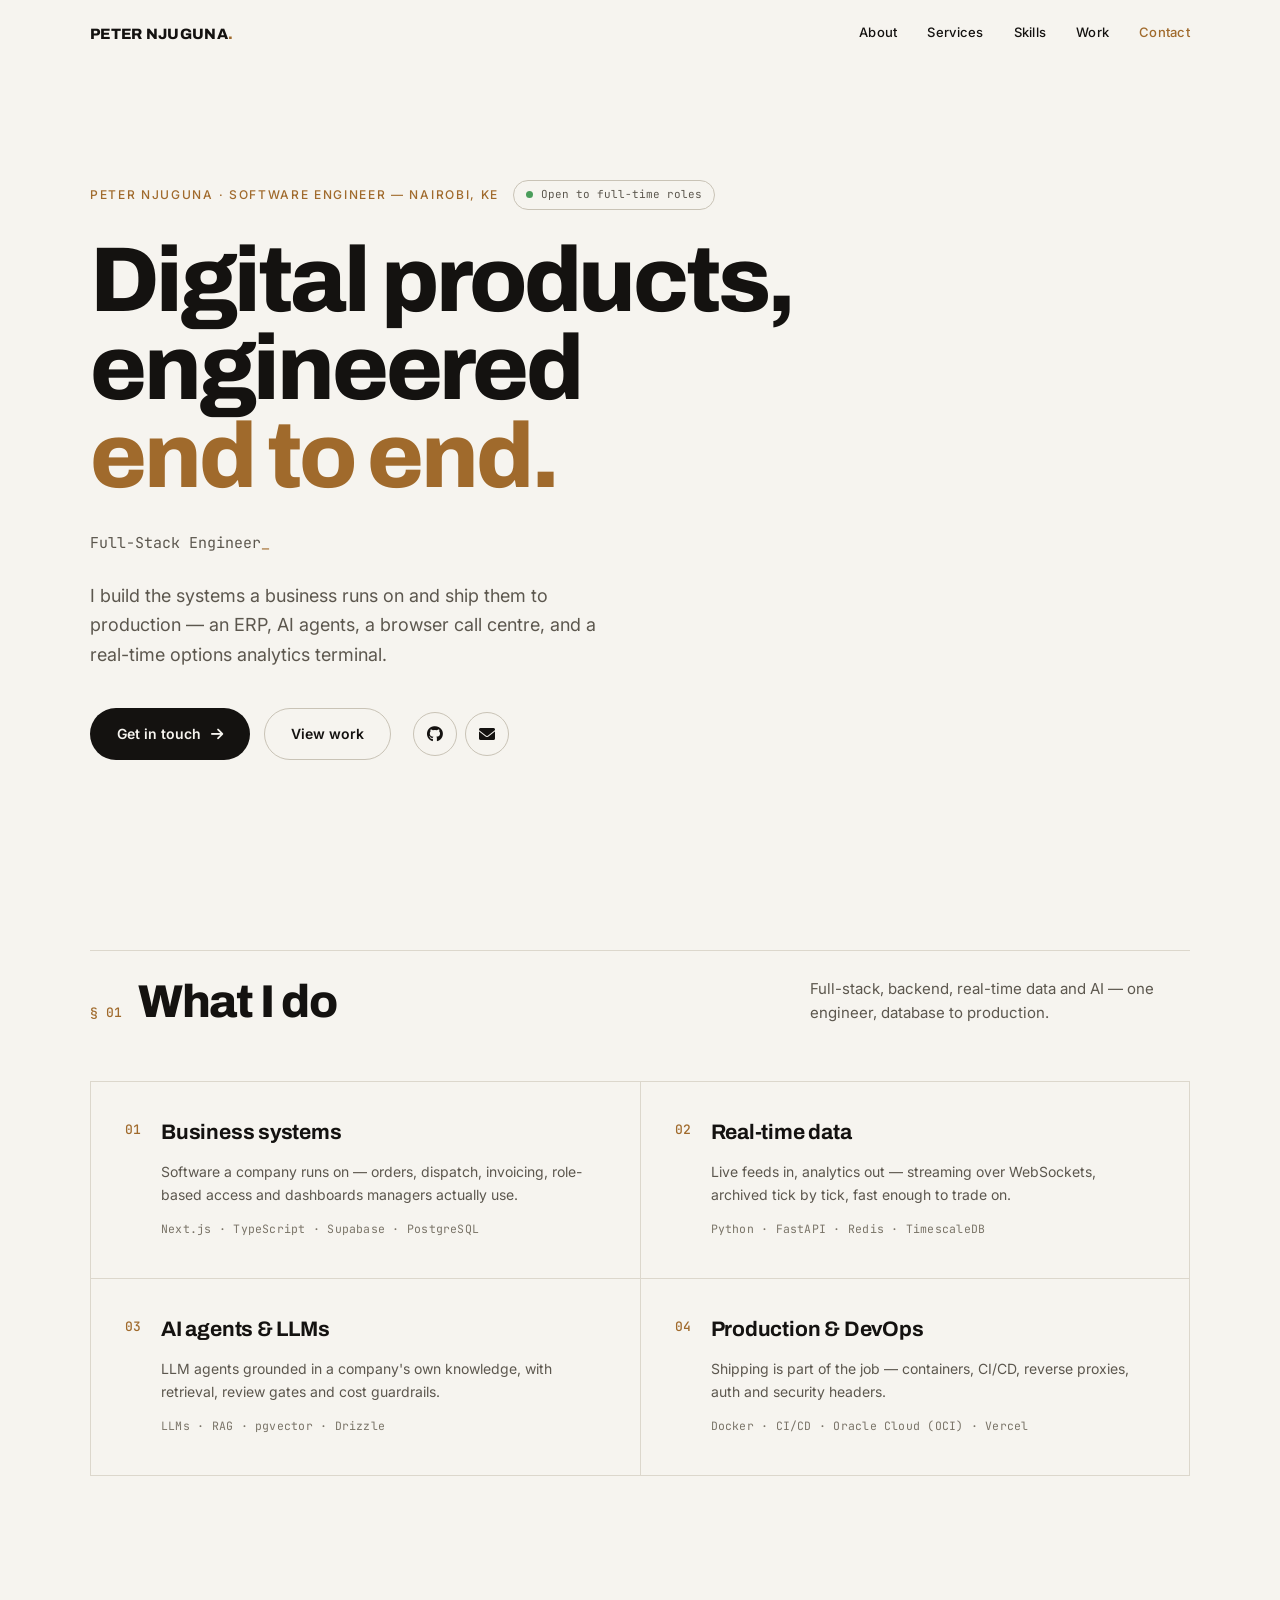
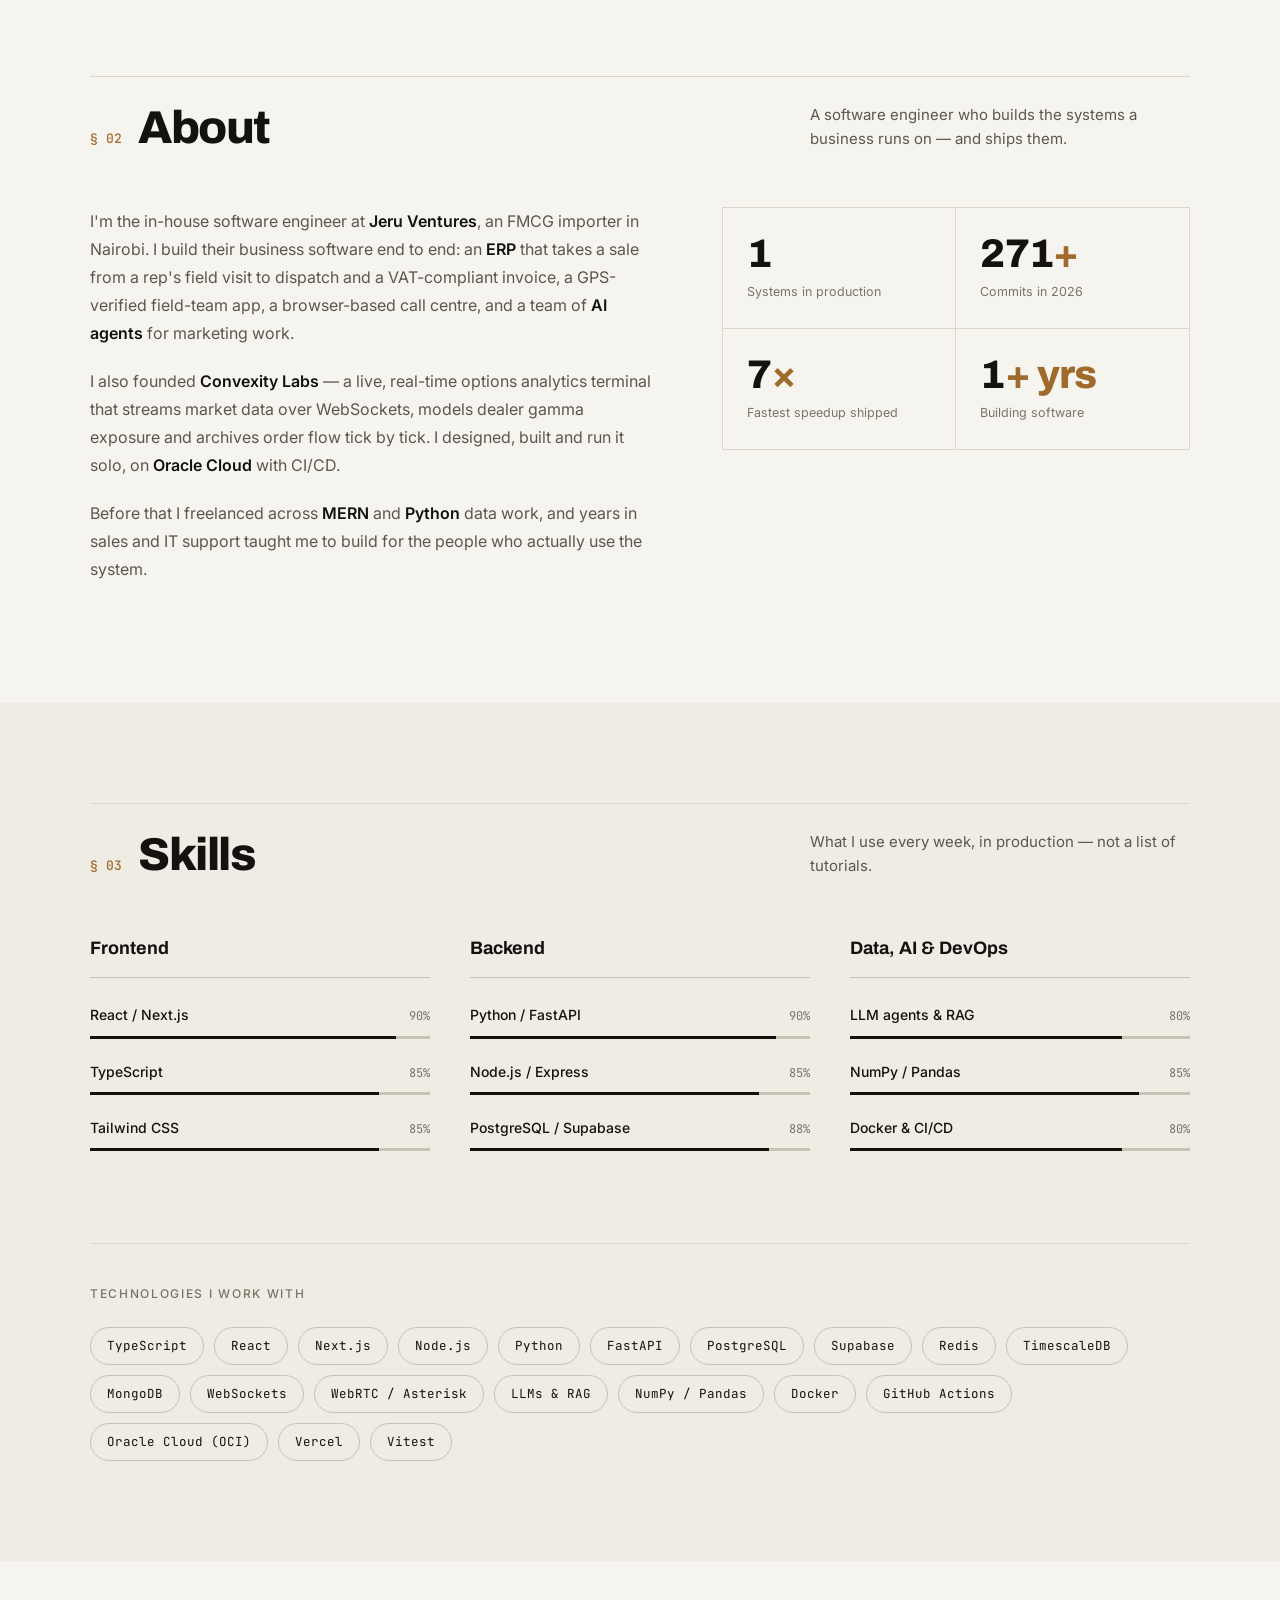
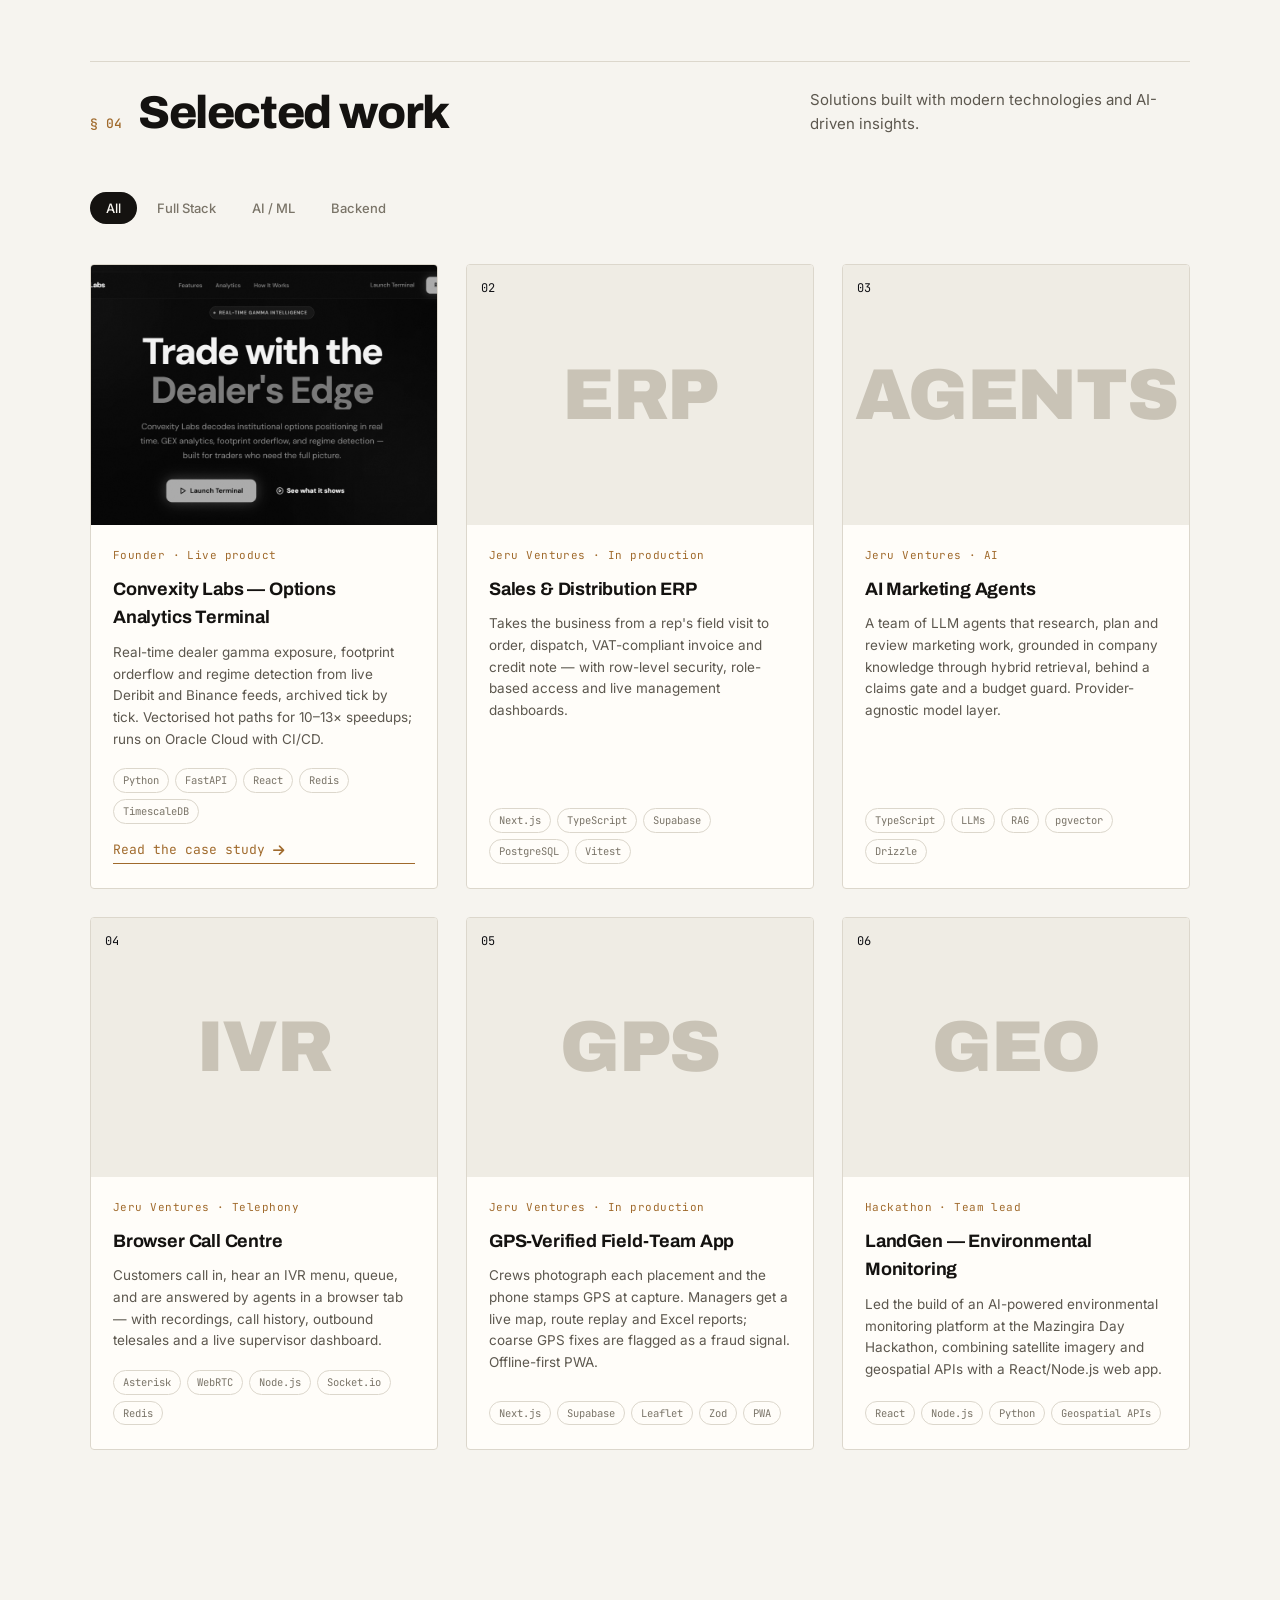
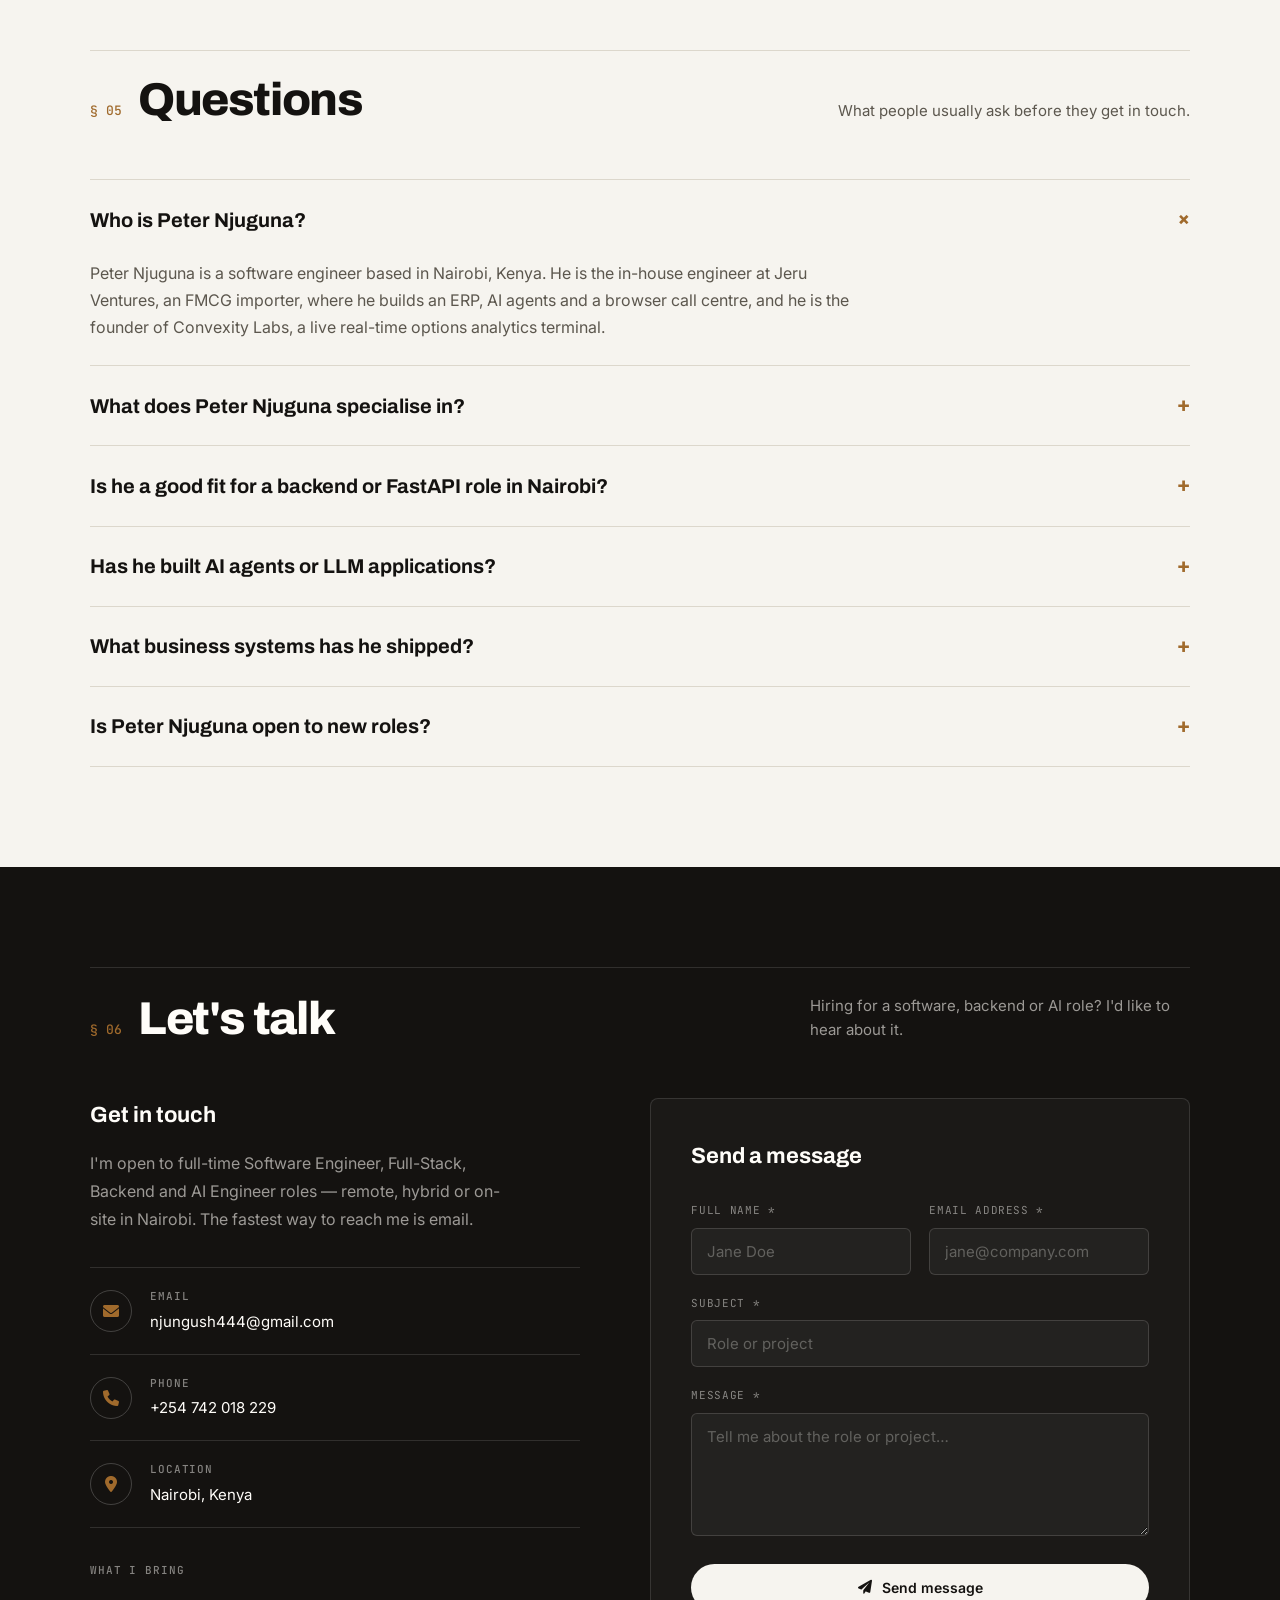
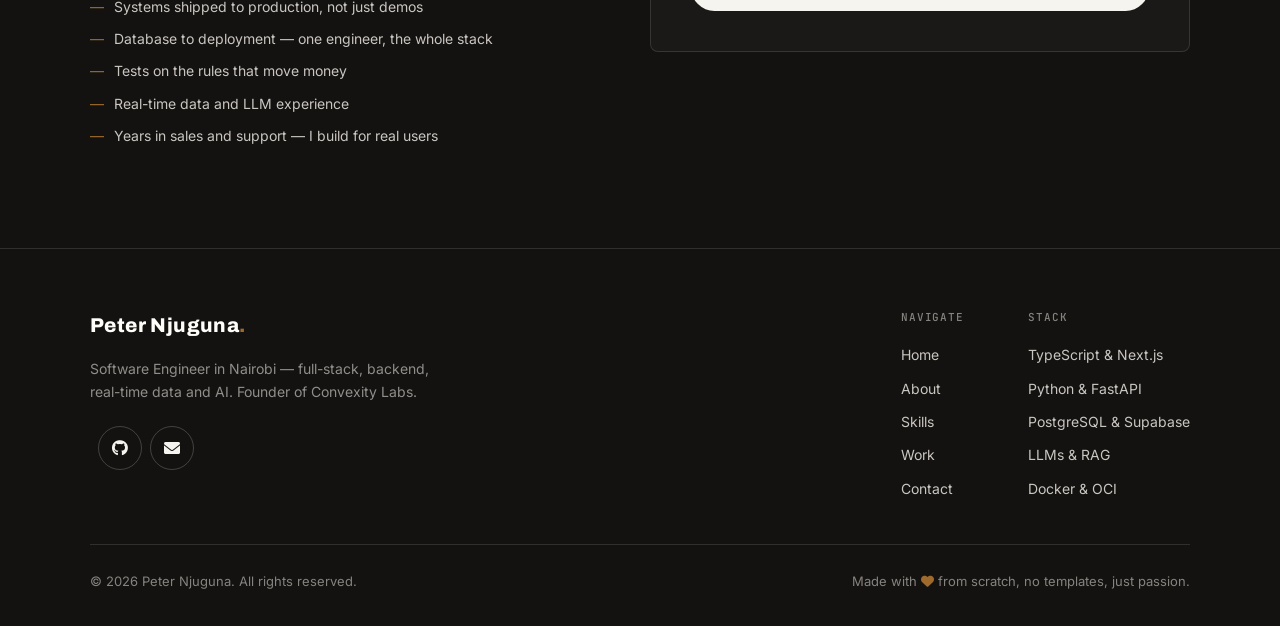
<file: index.html>
<!DOCTYPE html>
<html lang="en">
<head>
    <meta charset="UTF-8">
    <meta name="viewport" content="width=device-width, initial-scale=1.0">
    <title>Peter Njuguna — Software Engineer | Full-Stack, Backend & AI</title>
    <meta name="description" content="Peter Njuguna — Software Engineer in Nairobi shipping production systems: a business ERP, AI agents and a real-time options analytics terminal. Python, TypeScript, React, Next.js, FastAPI, PostgreSQL.">

    <!-- Link previews: LinkedIn, WhatsApp, Slack and X build their card from these. -->
    <meta property="og:type" content="website">
    <meta property="og:site_name" content="Peter Njuguna">
    <meta property="og:url" content="https://peternjuguna.netlify.app/">
    <meta property="og:title" content="Peter Njuguna — Software Engineer">
    <meta property="og:description" content="Full-stack & backend engineer shipping production systems: a business ERP, AI agents and a real-time options analytics terminal.">
    <meta property="og:image" content="https://peternjuguna.netlify.app/assets/og-image.png">
    <meta property="og:image:width" content="1200">
    <meta property="og:image:height" content="630">
    <meta name="twitter:card" content="summary_large_image">
    <meta name="google-site-verification" content="4kgmUB75ugn4qaBR_aFIz7f0Bgetnu_TTA9SkZfcg5w">
    <meta name="author" content="Peter Njuguna">
    <meta name="robots" content="index, follow, max-image-preview:large">
    <link rel="canonical" href="https://peternjuguna.netlify.app/">
    <link rel="alternate" type="text/plain" href="/llms.txt" title="LLM-readable profile">

    <!-- Knowledge graph for search engines and AI assistants. One Person entity,
         tied to his other profiles through sameAs, so "Peter Njuguna the software
         engineer" is not merged with the several other people of that name. -->
    <script type="application/ld+json">
    {
      "@context": "https://schema.org",
      "@graph": [
        {
          "@type": "Person",
          "@id": "https://peternjuguna.netlify.app/#person",
          "name": "Peter Njuguna",
          "alternateName": "ByteCortex00",
          "jobTitle": "Software Engineer",
          "description": "Software engineer in Nairobi, Kenya — full-stack, backend, real-time data and AI/LLM agents. Founder of Convexity Labs, a real-time options analytics terminal.",
          "url": "https://peternjuguna.netlify.app/",
          "image": "https://peternjuguna.netlify.app/assets/og-image.png",
          "email": "mailto:njungush444@gmail.com",
          "address": { "@type": "PostalAddress", "addressLocality": "Nairobi", "addressCountry": "KE" },
          "worksFor": { "@type": "Organization", "name": "Jeru Ventures Ltd", "address": { "@type": "PostalAddress", "addressLocality": "Nairobi", "addressCountry": "KE" } },
          "alumniOf": { "@type": "CollegeOrUniversity", "name": "Maasai Mara University" },
          "hasOccupation": {
            "@type": "Occupation",
            "name": "Software Engineer",
            "occupationLocation": { "@type": "City", "name": "Nairobi" },
            "skills": "Python, TypeScript, JavaScript, React, Next.js, Node.js, FastAPI, PostgreSQL, Supabase, Redis, TimescaleDB, WebSockets, WebRTC, LLM agents, Retrieval-Augmented Generation, Docker, CI/CD, Oracle Cloud Infrastructure"
          },
          "knowsAbout": [
            "Full-stack web development", "Backend engineering", "Python", "FastAPI", "TypeScript",
            "React", "Next.js", "Node.js", "PostgreSQL", "Supabase", "Redis", "TimescaleDB",
            "WebSockets", "Real-time data streaming", "WebRTC", "Asterisk", "ERP systems",
            "Large language models", "AI agents", "Retrieval-augmented generation", "pgvector",
            "NumPy", "Pandas", "Options analytics", "Gamma exposure (GEX)", "Order flow analysis",
            "Docker", "CI/CD", "GitHub Actions", "Oracle Cloud Infrastructure", "Vercel"
          ],
          "knowsLanguage": ["English", "Swahili"],
          "sameAs": [
            "https://www.linkedin.com/in/peter-njuguna-/",
            "https://github.com/ByteCortex00"
          ]
        },
        {
          "@type": "Organization",
          "@id": "https://convexitylabs.co.ke/#org",
          "name": "Convexity Labs",
          "url": "https://convexitylabs.co.ke/",
          "description": "Real-time options analytics terminal: dealer gamma exposure, footprint order flow and regime detection for BTC options.",
          "founder": { "@id": "https://peternjuguna.netlify.app/#person" },
          "foundingDate": "2026-03"
        },
        {
          "@type": "WebSite",
          "@id": "https://peternjuguna.netlify.app/#website",
          "url": "https://peternjuguna.netlify.app/",
          "name": "Peter Njuguna — Software Engineer",
          "inLanguage": "en",
          "publisher": { "@id": "https://peternjuguna.netlify.app/#person" }
        },
        {
          "@type": "ProfilePage",
          "@id": "https://peternjuguna.netlify.app/#profile",
          "url": "https://peternjuguna.netlify.app/",
          "name": "Peter Njuguna — Software Engineer | Full-Stack, Backend & AI",
          "isPartOf": { "@id": "https://peternjuguna.netlify.app/#website" },
          "mainEntity": { "@id": "https://peternjuguna.netlify.app/#person" },
          "dateModified": "2026-09-25"
        }
      ]
    }
    </script>
    <link rel="icon" type="image/svg+xml" href="/favicon.svg">
    <link rel="stylesheet" href="styles.css">
    <link rel="preconnect" href="https://fonts.googleapis.com">
    <link rel="preconnect" href="https://fonts.gstatic.com" crossorigin>
    <link href="https://fonts.googleapis.com/css2?family=Archivo:wght@400;500;600;700;800;900&family=Inter:wght@400;500;600&family=JetBrains+Mono:wght@400;500;600&display=swap" rel="stylesheet">
    <link href="https://cdnjs.cloudflare.com/ajax/libs/font-awesome/6.0.0/css/all.min.css" rel="stylesheet">

    <!-- Netlify Form Detection -->
    <form name="contact" netlify netlify-honeypot="bot-field" hidden>
        <input type="text" name="name" />
        <input type="email" name="email" />
        <input type="text" name="subject" />
        <textarea name="message"></textarea>
    </form>
</head>
<body>
    <!-- Header -->
    <header id="header" class="header">
        <div class="container">
            <nav class="nav">
                <a href="#home" class="logo">PETER NJUGUNA<span class="dot">.</span></a>

                <div class="nav-links">
                    <a href="#about" class="nav-link">About</a>
                    <a href="#services" class="nav-link">Services</a>
                    <a href="#skills" class="nav-link">Skills</a>
                    <a href="#projects" class="nav-link">Work</a>
                    <a href="#contact" class="nav-link nav-cta">Contact</a>
                </div>

                <button class="mobile-menu-btn" id="mobileMenuBtn" aria-label="Menu">
                    <i class="fas fa-bars"></i>
                </button>
            </nav>

            <div class="mobile-nav" id="mobileNav">
                <a href="#about" class="mobile-nav-link">About</a>
                <a href="#services" class="mobile-nav-link">Services</a>
                <a href="#skills" class="mobile-nav-link">Skills</a>
                <a href="#projects" class="mobile-nav-link">Work</a>
                <a href="#contact" class="mobile-nav-link">Contact</a>
            </div>
        </div>
    </header>

    <main id="main">
    <!-- Hero -->
    <section id="home" class="hero">
        <div class="container">
            <div class="hero-eyebrow-row">
                <span class="eyebrow">Peter Njuguna · Software Engineer — Nairobi, KE</span>
                <span class="avail"><span class="pulse"></span> Open to full-time roles</span>
            </div>

            <h1 class="hero-title">
                Digital products,<br>
                engineered<br>
                <span class="line-accent">end&nbsp;to&nbsp;end.</span>
            </h1>

            <div class="hero-role">
                <span id="typingText" class="typing-text"></span><span class="cursor">_</span>
            </div>

            <p class="hero-desc">
                I build the systems a business runs on and ship them to production — an ERP, AI agents,
                a browser call centre, and a real-time options analytics terminal.
            </p>

            <div class="hero-actions">
                <a href="#contact" class="btn btn-primary">Get in touch <i class="fas fa-arrow-right"></i></a>
                <a href="#projects" class="btn btn-ghost">View work</a>
                <div class="hero-socials">
                    <a href="https://github.com/ByteCortex00" class="social-link" target="_blank" rel="noopener noreferrer" aria-label="GitHub"><i class="fab fa-github"></i></a>
                    <a href="mailto:njungush444@gmail.com" class="social-link" aria-label="Email"><i class="fas fa-envelope"></i></a>
                </div>
            </div>
        </div>
    </section>

    <!-- Services -->
    <section id="services" class="section services">
        <div class="container">
            <div class="section-head">
                <div class="head-left">
                    <span class="num">§ 01</span>
                    <h2 class="section-title">What I do</h2>
                </div>
                <p class="section-subtitle">Full-stack, backend, real-time data and AI — one engineer, database to production.</p>
            </div>

            <div class="services-grid">
                <div class="service">
                    <span class="num">01</span>
                    <div>
                        <h3>Business systems</h3>
                        <p>Software a company runs on — orders, dispatch, invoicing, role-based access and dashboards managers actually use.</p>
                        <div class="service-tech">Next.js · TypeScript · Supabase · PostgreSQL</div>
                    </div>
                </div>
                <div class="service">
                    <span class="num">02</span>
                    <div>
                        <h3>Real-time data</h3>
                        <p>Live feeds in, analytics out — streaming over WebSockets, archived tick by tick, fast enough to trade on.</p>
                        <div class="service-tech">Python · FastAPI · Redis · TimescaleDB</div>
                    </div>
                </div>
                <div class="service">
                    <span class="num">03</span>
                    <div>
                        <h3>AI agents &amp; LLMs</h3>
                        <p>LLM agents grounded in a company's own knowledge, with retrieval, review gates and cost guardrails.</p>
                        <div class="service-tech">LLMs · RAG · pgvector · Drizzle</div>
                    </div>
                </div>
                <div class="service">
                    <span class="num">04</span>
                    <div>
                        <h3>Production &amp; DevOps</h3>
                        <p>Shipping is part of the job — containers, CI/CD, reverse proxies, auth and security headers.</p>
                        <div class="service-tech">Docker · CI/CD · Oracle Cloud (OCI) · Vercel</div>
                    </div>
                </div>
            </div>
        </div>
    </section>

    <!-- About -->
    <section id="about" class="section about">
        <div class="container">
            <div class="section-head">
                <div class="head-left">
                    <span class="num">§ 02</span>
                    <h2 class="section-title">About</h2>
                </div>
                <p class="section-subtitle">A software engineer who builds the systems a business runs on — and ships them.</p>
            </div>

            <div class="about-grid">
                <div class="about-story">
                    <p>
                        I'm the in-house software engineer at <strong>Jeru Ventures</strong>, an FMCG importer in Nairobi.
                        I build their business software end to end: an <strong>ERP</strong> that takes a sale from a rep's
                        field visit to dispatch and a VAT-compliant invoice, a GPS-verified field-team app, a browser-based
                        call centre, and a team of <strong>AI agents</strong> for marketing work.
                    </p>
                    <p>
                        I also founded <strong>Convexity Labs</strong> — a live, real-time options analytics terminal that
                        streams market data over WebSockets, models dealer gamma exposure and archives order flow tick by tick.
                        I designed, built and run it solo, on <strong>Oracle Cloud</strong> with CI/CD.
                    </p>
                    <p>
                        Before that I freelanced across <strong>MERN</strong> and <strong>Python</strong> data work, and
                        years in sales and IT support taught me to build for the people who actually use the system.
                    </p>
                </div>

                <div class="stats">
                    <div class="stat">
                        <div class="stat-number"><span data-target="3">0</span></div>
                        <div class="stat-label">Systems in production</div>
                    </div>
                    <div class="stat">
                        <div class="stat-number"><span data-target="500">0</span><span class="suffix">+</span></div>
                        <div class="stat-label">Commits in 2026</div>
                    </div>
                    <div class="stat">
                        <div class="stat-number"><span data-target="13">0</span><span class="suffix">×</span></div>
                        <div class="stat-label">Fastest speedup shipped</div>
                    </div>
                    <div class="stat">
                        <div class="stat-number"><span data-target="2">0</span><span class="suffix">+ yrs</span></div>
                        <div class="stat-label">Building software</div>
                    </div>
                </div>
            </div>
        </div>
    </section>

    <!-- Skills -->
    <section id="skills" class="section skills">
        <div class="container">
            <div class="section-head">
                <div class="head-left">
                    <span class="num">§ 03</span>
                    <h2 class="section-title">Skills</h2>
                </div>
                <p class="section-subtitle">What I use every week, in production — not a list of tutorials.</p>
            </div>

            <div class="skills-grid">
                <div class="skill-category">
                    <h3>Frontend</h3>
                    <div class="skill-item">
                        <div class="skill-info"><span class="skill-name">React / Next.js</span><span class="skill-pct">90%</span></div>
                        <div class="skill-bar"><div class="skill-progress" data-width="90"></div></div>
                    </div>
                    <div class="skill-item">
                        <div class="skill-info"><span class="skill-name">TypeScript</span><span class="skill-pct">85%</span></div>
                        <div class="skill-bar"><div class="skill-progress" data-width="85"></div></div>
                    </div>
                    <div class="skill-item">
                        <div class="skill-info"><span class="skill-name">Tailwind CSS</span><span class="skill-pct">85%</span></div>
                        <div class="skill-bar"><div class="skill-progress" data-width="85"></div></div>
                    </div>
                </div>

                <div class="skill-category">
                    <h3>Backend</h3>
                    <div class="skill-item">
                        <div class="skill-info"><span class="skill-name">Python / FastAPI</span><span class="skill-pct">90%</span></div>
                        <div class="skill-bar"><div class="skill-progress" data-width="90"></div></div>
                    </div>
                    <div class="skill-item">
                        <div class="skill-info"><span class="skill-name">Node.js / Express</span><span class="skill-pct">85%</span></div>
                        <div class="skill-bar"><div class="skill-progress" data-width="85"></div></div>
                    </div>
                    <div class="skill-item">
                        <div class="skill-info"><span class="skill-name">PostgreSQL / Supabase</span><span class="skill-pct">88%</span></div>
                        <div class="skill-bar"><div class="skill-progress" data-width="88"></div></div>
                    </div>
                </div>

                <div class="skill-category">
                    <h3>Data, AI &amp; DevOps</h3>
                    <div class="skill-item">
                        <div class="skill-info"><span class="skill-name">LLM agents &amp; RAG</span><span class="skill-pct">80%</span></div>
                        <div class="skill-bar"><div class="skill-progress" data-width="80"></div></div>
                    </div>
                    <div class="skill-item">
                        <div class="skill-info"><span class="skill-name">NumPy / Pandas</span><span class="skill-pct">85%</span></div>
                        <div class="skill-bar"><div class="skill-progress" data-width="85"></div></div>
                    </div>
                    <div class="skill-item">
                        <div class="skill-info"><span class="skill-name">Docker &amp; CI/CD</span><span class="skill-pct">80%</span></div>
                        <div class="skill-bar"><div class="skill-progress" data-width="80"></div></div>
                    </div>
                </div>
            </div>

            <div class="tech-stack">
                <h3>Technologies I work with</h3>
                <div class="tech-tags">
                    <span class="tech-tag">TypeScript</span>
                    <span class="tech-tag">React</span>
                    <span class="tech-tag">Next.js</span>
                    <span class="tech-tag">Node.js</span>
                    <span class="tech-tag">Python</span>
                    <span class="tech-tag">FastAPI</span>
                    <span class="tech-tag">PostgreSQL</span>
                    <span class="tech-tag">Supabase</span>
                    <span class="tech-tag">Redis</span>
                    <span class="tech-tag">TimescaleDB</span>
                    <span class="tech-tag">MongoDB</span>
                    <span class="tech-tag">WebSockets</span>
                    <span class="tech-tag">WebRTC / Asterisk</span>
                    <span class="tech-tag">LLMs &amp; RAG</span>
                    <span class="tech-tag">NumPy / Pandas</span>
                    <span class="tech-tag">Docker</span>
                    <span class="tech-tag">GitHub Actions</span>
                    <span class="tech-tag">Oracle Cloud (OCI)</span>
                    <span class="tech-tag">Vercel</span>
                    <span class="tech-tag">Vitest</span>
                </div>
            </div>
        </div>
    </section>

    <!-- Projects -->
    <section id="projects" class="section projects">
        <div class="container">
            <div class="section-head">
                <div class="head-left">
                    <span class="num">§ 04</span>
                    <h2 class="section-title">Selected work</h2>
                </div>
                <p class="section-subtitle">Solutions built with modern technologies and AI-driven insights.</p>
            </div>

            <div class="project-filters">
                <button class="filter-btn active" data-filter="all">All</button>
                <button class="filter-btn" data-filter="fullstack">Full Stack</button>
                <button class="filter-btn" data-filter="ai">AI / ML</button>
                <button class="filter-btn" data-filter="backend">Backend</button>
            </div>

            <div class="projects-grid" id="projectsGrid">
                <div class="project-card" data-category="backend">
                    <div class="project-image">
                        <span class="project-index">01</span>
                        <img src="assets/convexity-labs.png" alt="Convexity Labs landing page — Trade with the Dealer's Edge" loading="lazy">
                        <div class="project-overlay">
                            <a href="convexity-labs.html" class="project-link" aria-label="Case study"><i class="fas fa-book-open"></i></a>
                            <a href="https://convexitylabs.co.ke/" class="project-link" target="_blank" rel="noopener noreferrer" aria-label="Live site"><i class="fas fa-arrow-up-right-from-square"></i></a>
                        </div>
                    </div>
                    <div class="project-content">
                        <div class="project-cat">Founder · Live product</div>
                        <h3>Convexity Labs — Options Analytics Terminal</h3>
                        <p>Real-time dealer gamma exposure, footprint orderflow and regime detection from live Deribit and Binance feeds, archived tick by tick. Vectorised hot paths for 10–13× speedups; runs on Oracle Cloud with CI/CD.</p>
                        <div class="project-tech"><span>Python</span><span>FastAPI</span><span>React</span><span>Redis</span><span>TimescaleDB</span></div>
                        <a href="convexity-labs.html" class="case-link">Read the case study <i class="fas fa-arrow-right"></i></a>
                    </div>
                </div>

                <div class="project-card" data-category="fullstack">
                    <div class="project-image">
                        <span class="project-index">02</span>
                        <div class="project-mark" aria-hidden="true">ERP</div>
                    </div>
                    <div class="project-content">
                        <div class="project-cat">Jeru Ventures · In production</div>
                        <h3>Sales &amp; Distribution ERP</h3>
                        <p>Takes the business from a rep's field visit to order, dispatch, VAT-compliant invoice and credit note — with row-level security, role-based access and live management dashboards.</p>
                        <div class="project-tech"><span>Next.js</span><span>TypeScript</span><span>Supabase</span><span>PostgreSQL</span><span>Vitest</span></div>
                    </div>
                </div>

                <div class="project-card" data-category="ai">
                    <div class="project-image">
                        <span class="project-index">03</span>
                        <div class="project-mark" aria-hidden="true">AGENTS</div>
                    </div>
                    <div class="project-content">
                        <div class="project-cat">Jeru Ventures · AI</div>
                        <h3>AI Marketing Agents</h3>
                        <p>A team of LLM agents that research, plan and review marketing work, grounded in company knowledge through hybrid retrieval, behind a claims gate and a budget guard. Provider-agnostic model layer.</p>
                        <div class="project-tech"><span>TypeScript</span><span>LLMs</span><span>RAG</span><span>pgvector</span><span>Drizzle</span></div>
                    </div>
                </div>

                <div class="project-card" data-category="backend">
                    <div class="project-image">
                        <span class="project-index">04</span>
                        <div class="project-mark" aria-hidden="true">IVR</div>
                    </div>
                    <div class="project-content">
                        <div class="project-cat">Jeru Ventures · Telephony</div>
                        <h3>Browser Call Centre</h3>
                        <p>Customers call in, hear an IVR menu, queue, and are answered by agents in a browser tab — with recordings, call history, outbound telesales and a live supervisor dashboard.</p>
                        <div class="project-tech"><span>Asterisk</span><span>WebRTC</span><span>Node.js</span><span>Socket.io</span><span>Redis</span></div>
                    </div>
                </div>

                <div class="project-card" data-category="fullstack">
                    <div class="project-image">
                        <span class="project-index">05</span>
                        <div class="project-mark" aria-hidden="true">GPS</div>
                    </div>
                    <div class="project-content">
                        <div class="project-cat">Jeru Ventures · In production</div>
                        <h3>GPS-Verified Field-Team App</h3>
                        <p>Crews photograph each placement and the phone stamps GPS at capture. Managers get a live map, route replay and Excel reports; coarse GPS fixes are flagged as a fraud signal. Offline-first PWA.</p>
                        <div class="project-tech"><span>Next.js</span><span>Supabase</span><span>Leaflet</span><span>Zod</span><span>PWA</span></div>
                    </div>
                </div>

                <div class="project-card" data-category="ai">
                    <div class="project-image">
                        <span class="project-index">06</span>
                        <div class="project-mark" aria-hidden="true">GEO</div>
                    </div>
                    <div class="project-content">
                        <div class="project-cat">Hackathon · Team lead</div>
                        <h3>LandGen — Environmental Monitoring</h3>
                        <p>Led the build of an AI-powered environmental monitoring platform at the Mazingira Day Hackathon, combining satellite imagery and geospatial APIs with a React/Node.js web app.</p>
                        <div class="project-tech"><span>React</span><span>Node.js</span><span>Python</span><span>Geospatial APIs</span></div>
                    </div>
                </div>
            </div>
        </div>
    </section>

    <!-- FAQ: written the way recruiters and AI assistants ask. Each answer stands
         on its own, so it can be quoted without the rest of the page. -->
    <section id="faq" class="section faq">
        <div class="container">
            <div class="section-head">
                <div class="head-left">
                    <span class="num">§ 05</span>
                    <h2 class="section-title">Questions</h2>
                </div>
                <p class="section-subtitle">What people usually ask before they get in touch.</p>
            </div>

            <div class="faq-list">
                <details class="faq-item" open>
                    <summary>Who is Peter Njuguna?</summary>
                    <p>Peter Njuguna is a software engineer based in Nairobi, Kenya. He is the in-house engineer at Jeru Ventures, an FMCG importer, where he builds an ERP, AI agents and a browser call centre, and he is the founder of Convexity Labs, a live real-time options analytics terminal.</p>
                </details>
                <details class="faq-item">
                    <summary>What does Peter Njuguna specialise in?</summary>
                    <p>Full-stack and backend engineering for systems that run a business: Python and FastAPI, TypeScript with React and Next.js, PostgreSQL and Supabase, real-time data over WebSockets, and LLM agents with retrieval-augmented generation. He ships to production with Docker and CI/CD on Oracle Cloud and Vercel.</p>
                </details>
                <details class="faq-item">
                    <summary>Is he a good fit for a backend or FastAPI role in Nairobi?</summary>
                    <p>Yes. Convexity Labs runs a FastAPI and Redis backend that streams live Deribit and Binance market data over WebSockets and archives every trade to TimescaleDB. He vectorised its analytics in NumPy, cutting one calculation from 2,895 ms to 288 ms and another from 5.34 ms to 0.41 ms.</p>
                </details>
                <details class="faq-item">
                    <summary>Has he built AI agents or LLM applications?</summary>
                    <p>Yes. At Jeru Ventures he built a team of LLM agents that research, plan and review marketing work. They are grounded in company knowledge through hybrid retrieval with pgvector, pass a claims gate before anything is published, run under a budget guard, and sit on a provider-agnostic model layer.</p>
                </details>
                <details class="faq-item">
                    <summary>What business systems has he shipped?</summary>
                    <p>An ERP that takes a sale from a rep's field visit to dispatch, a VAT-compliant invoice and credit notes, with row-level security and live dashboards; a GPS-verified field-team app with offline support; and a browser call centre on Asterisk and WebRTC with IVR, queues and recordings.</p>
                </details>
                <details class="faq-item">
                    <summary>Is Peter Njuguna open to new roles?</summary>
                    <p>Yes. He is open to full-time Software Engineer, Full-Stack, Backend and AI Engineer roles — remote, hybrid, or on-site in Nairobi. The fastest way to reach him is email at njungush444@gmail.com, or LinkedIn at linkedin.com/in/peter-njuguna-.</p>
                </details>
            </div>
        </div>
    </section>

    <script type="application/ld+json">
    {
      "@context": "https://schema.org",
      "@type": "FAQPage",
      "mainEntity": [
        { "@type": "Question", "name": "Who is Peter Njuguna?",
          "acceptedAnswer": { "@type": "Answer", "text": "Peter Njuguna is a software engineer based in Nairobi, Kenya. He is the in-house engineer at Jeru Ventures, an FMCG importer, where he builds an ERP, AI agents and a browser call centre, and he is the founder of Convexity Labs, a live real-time options analytics terminal." } },
        { "@type": "Question", "name": "What does Peter Njuguna specialise in?",
          "acceptedAnswer": { "@type": "Answer", "text": "Full-stack and backend engineering for systems that run a business: Python and FastAPI, TypeScript with React and Next.js, PostgreSQL and Supabase, real-time data over WebSockets, and LLM agents with retrieval-augmented generation. He ships to production with Docker and CI/CD on Oracle Cloud and Vercel." } },
        { "@type": "Question", "name": "Is he a good fit for a backend or FastAPI role in Nairobi?",
          "acceptedAnswer": { "@type": "Answer", "text": "Yes. Convexity Labs runs a FastAPI and Redis backend that streams live Deribit and Binance market data over WebSockets and archives every trade to TimescaleDB. He vectorised its analytics in NumPy, cutting one calculation from 2,895 ms to 288 ms and another from 5.34 ms to 0.41 ms." } },
        { "@type": "Question", "name": "Has he built AI agents or LLM applications?",
          "acceptedAnswer": { "@type": "Answer", "text": "Yes. At Jeru Ventures he built a team of LLM agents that research, plan and review marketing work. They are grounded in company knowledge through hybrid retrieval with pgvector, pass a claims gate before anything is published, run under a budget guard, and sit on a provider-agnostic model layer." } },
        { "@type": "Question", "name": "What business systems has he shipped?",
          "acceptedAnswer": { "@type": "Answer", "text": "An ERP that takes a sale from a rep's field visit to dispatch, a VAT-compliant invoice and credit notes, with row-level security and live dashboards; a GPS-verified field-team app with offline support; and a browser call centre on Asterisk and WebRTC with IVR, queues and recordings." } },
        { "@type": "Question", "name": "Is Peter Njuguna open to new roles?",
          "acceptedAnswer": { "@type": "Answer", "text": "Yes. He is open to full-time Software Engineer, Full-Stack, Backend and AI Engineer roles — remote, hybrid, or on-site in Nairobi. The fastest way to reach him is email at njungush444@gmail.com, or LinkedIn at linkedin.com/in/peter-njuguna-." } }
      ]
    }
    </script>

    <!-- Contact -->
    <section id="contact" class="section contact">
        <div class="container">
            <div class="section-head">
                <div class="head-left">
                    <span class="num" style="color:var(--accent)">§ 06</span>
                    <h2 class="section-title">Let's talk</h2>
                </div>
                <p class="section-subtitle">Hiring for a software, backend or AI role? I'd like to hear about it.</p>
            </div>

            <div class="contact-grid">
                <div class="contact-info">
                    <h3>Get in touch</h3>
                    <p>
                        I'm open to full-time Software Engineer, Full-Stack, Backend and AI Engineer roles —
                        remote, hybrid or on-site in Nairobi. The fastest way to reach me is email.
                    </p>

                    <div class="contact-details">
                        <div class="contact-item">
                            <div class="contact-icon"><i class="fas fa-envelope"></i></div>
                            <div>
                                <h4>Email</h4>
                                <p>njungush444@gmail.com</p>
                            </div>
                        </div>
                        <div class="contact-item">
                            <div class="contact-icon"><i class="fas fa-phone"></i></div>
                            <div>
                                <h4>Phone</h4>
                                <p>+254 742 018 229</p>
                            </div>
                        </div>
                        <div class="contact-item">
                            <div class="contact-icon"><i class="fas fa-map-marker-alt"></i></div>
                            <div>
                                <h4>Location</h4>
                                <p>Nairobi, Kenya</p>
                            </div>
                        </div>
                    </div>

                    <div class="why-work">
                        <h4>What I bring</h4>
                        <ul>
                            <li>Systems shipped to production, not just demos</li>
                            <li>Database to deployment — one engineer, the whole stack</li>
                            <li>Tests on the rules that move money</li>
                            <li>Real-time data and LLM experience</li>
                            <li>Years in sales and support — I build for real users</li>
                        </ul>
                    </div>
                </div>

                <div class="contact-form-container">
                    <form class="contact-form" name="contact" method="POST" data-netlify="true" netlify-honeypot="bot-field">
                        <input type="hidden" name="form-name" value="contact">
                        <input type="hidden" name="bot-field">

                        <h3>Send a message</h3>

                        <div class="form-row">
                            <div class="form-group">
                                <label for="name">Full name *</label>
                                <input type="text" id="name" name="name" placeholder="Jane Doe" required>
                            </div>
                            <div class="form-group">
                                <label for="email">Email address *</label>
                                <input type="email" id="email" name="email" placeholder="jane@company.com" required>
                            </div>
                        </div>

                        <div class="form-group">
                            <label for="subject">Subject *</label>
                            <input type="text" id="subject" name="subject" placeholder="Role or project" required>
                        </div>

                        <div class="form-group">
                            <label for="message">Message *</label>
                            <textarea id="message" name="message" rows="5" placeholder="Tell me about the role or project…" required></textarea>
                        </div>

                        <button type="submit" class="btn btn-primary">
                            <i class="fas fa-paper-plane"></i> Send message
                        </button>
                    </form>
                </div>
            </div>
        </div>
    </section>

    </main>

    <!-- Footer -->
    <footer class="footer">
        <div class="container">
            <div class="footer-content">
                <div class="footer-brand">
                    <a href="#home" class="logo">Peter Njuguna<span class="dot">.</span></a>
                    <p>Software Engineer in Nairobi — full-stack, backend, real-time data and AI. Founder of Convexity Labs.</p>
                    <div class="hero-socials">
                        <a href="https://github.com/ByteCortex00" class="social-link" target="_blank" rel="noopener noreferrer" aria-label="GitHub"><i class="fab fa-github"></i></a>
                        <a href="mailto:njungush444@gmail.com" class="social-link" aria-label="Email"><i class="fas fa-envelope"></i></a>
                    </div>
                </div>

                <div class="footer-links">
                    <div class="footer-column">
                        <h4>Navigate</h4>
                        <ul>
                            <li><a href="#home">Home</a></li>
                            <li><a href="#about">About</a></li>
                            <li><a href="#skills">Skills</a></li>
                            <li><a href="#projects">Work</a></li>
                            <li><a href="#contact">Contact</a></li>
                        </ul>
                    </div>
                    <div class="footer-column">
                        <h4>Stack</h4>
                        <ul>
                            <li>TypeScript &amp; Next.js</li>
                            <li>Python &amp; FastAPI</li>
                            <li>PostgreSQL &amp; Supabase</li>
                            <li>LLMs &amp; RAG</li>
                            <li>Docker &amp; OCI</li>
                        </ul>
                    </div>
                </div>
            </div>

            <div class="footer-bottom">
                <p>&copy; 2026 Peter Njuguna. All rights reserved.</p>
                <p>Made with <i class="fas fa-heart"></i> from scratch, no templates, just passion.</p>
            </div>
        </div>
    </footer>

    <script src="script.js"></script>
</body>
</html>
</file>
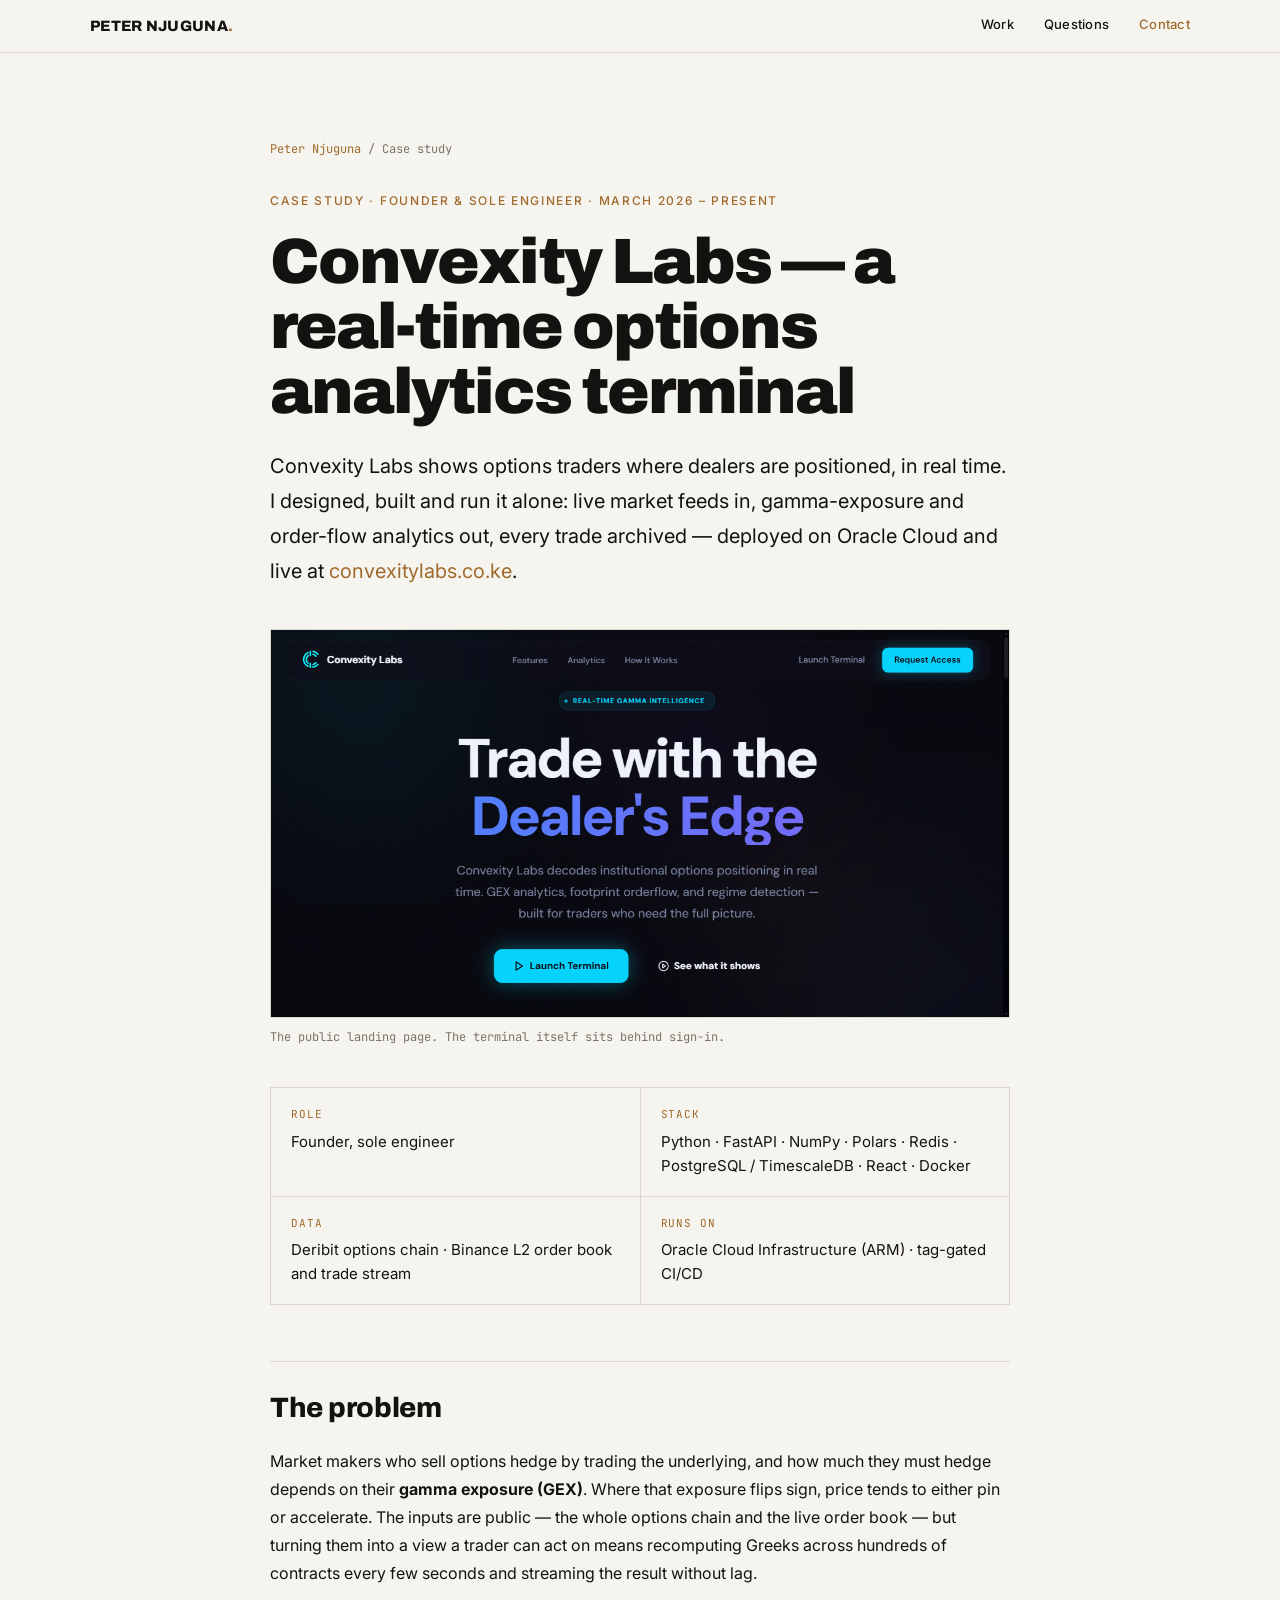
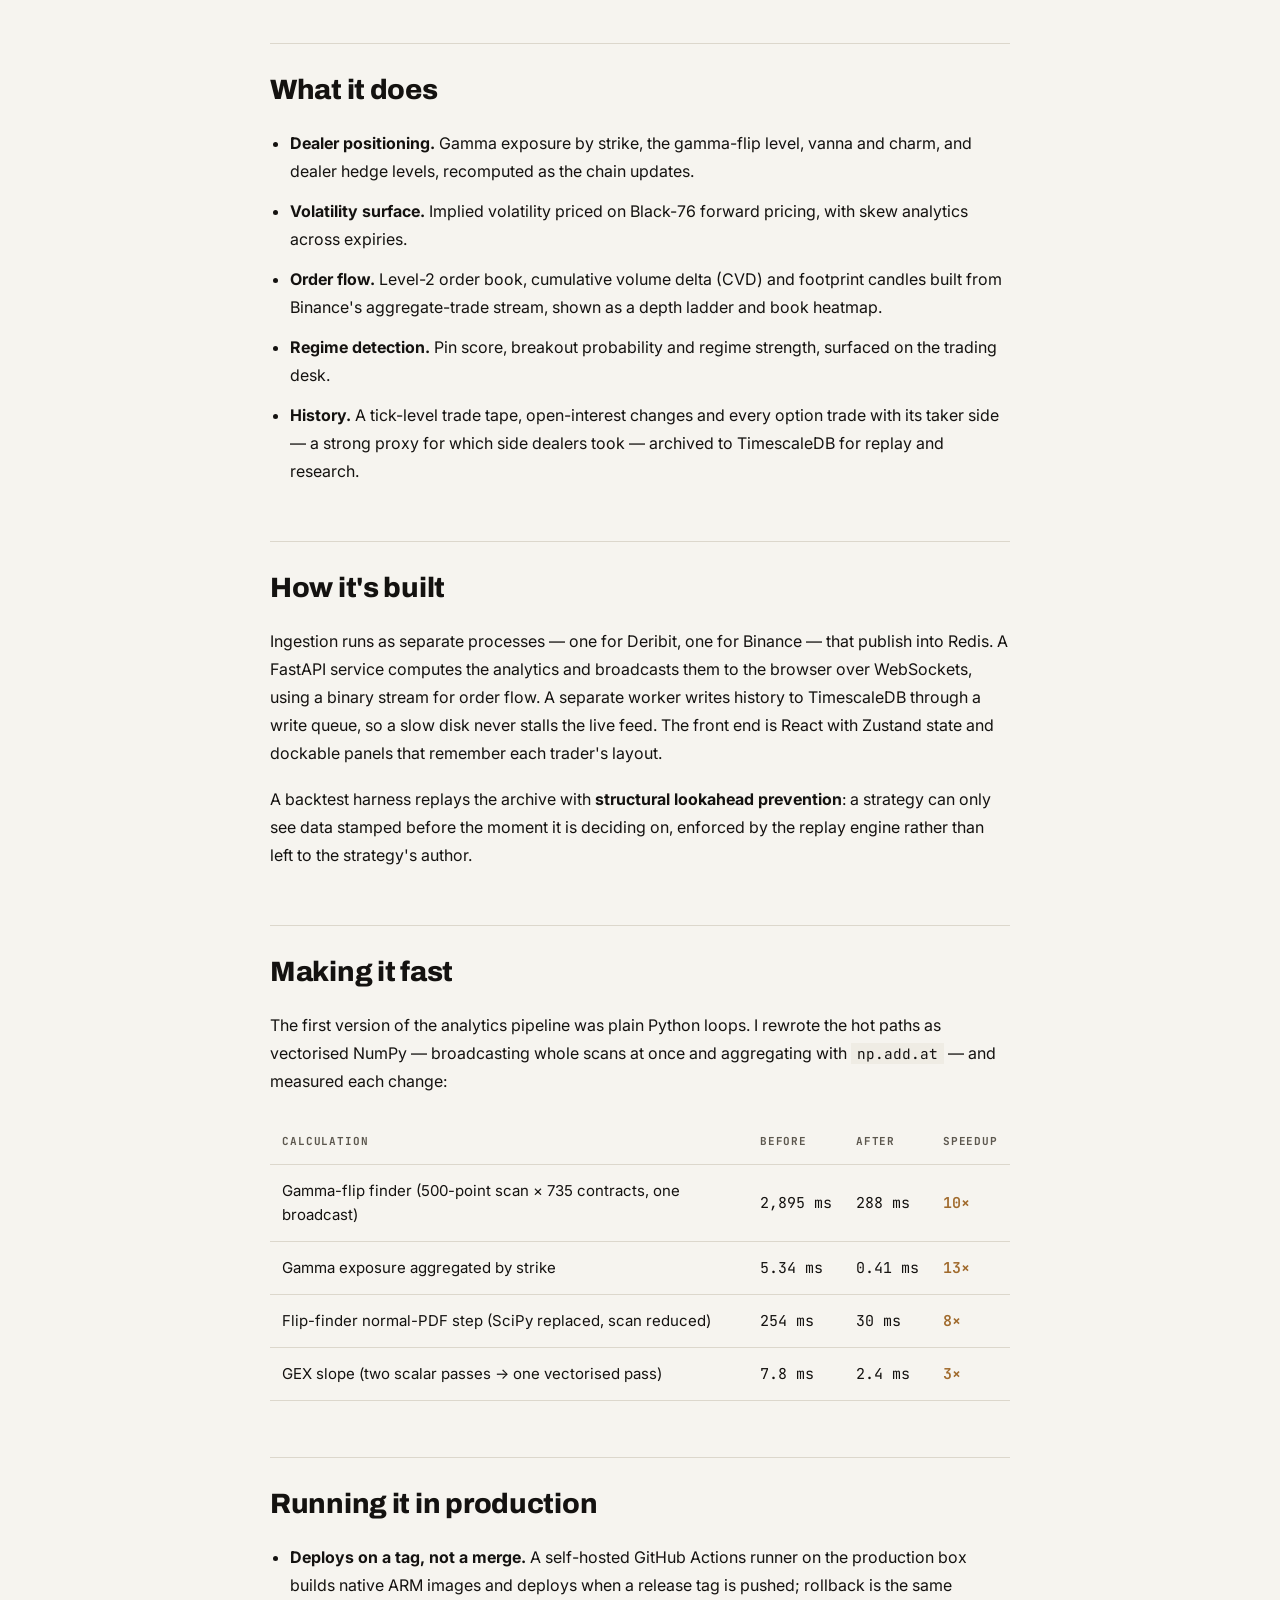
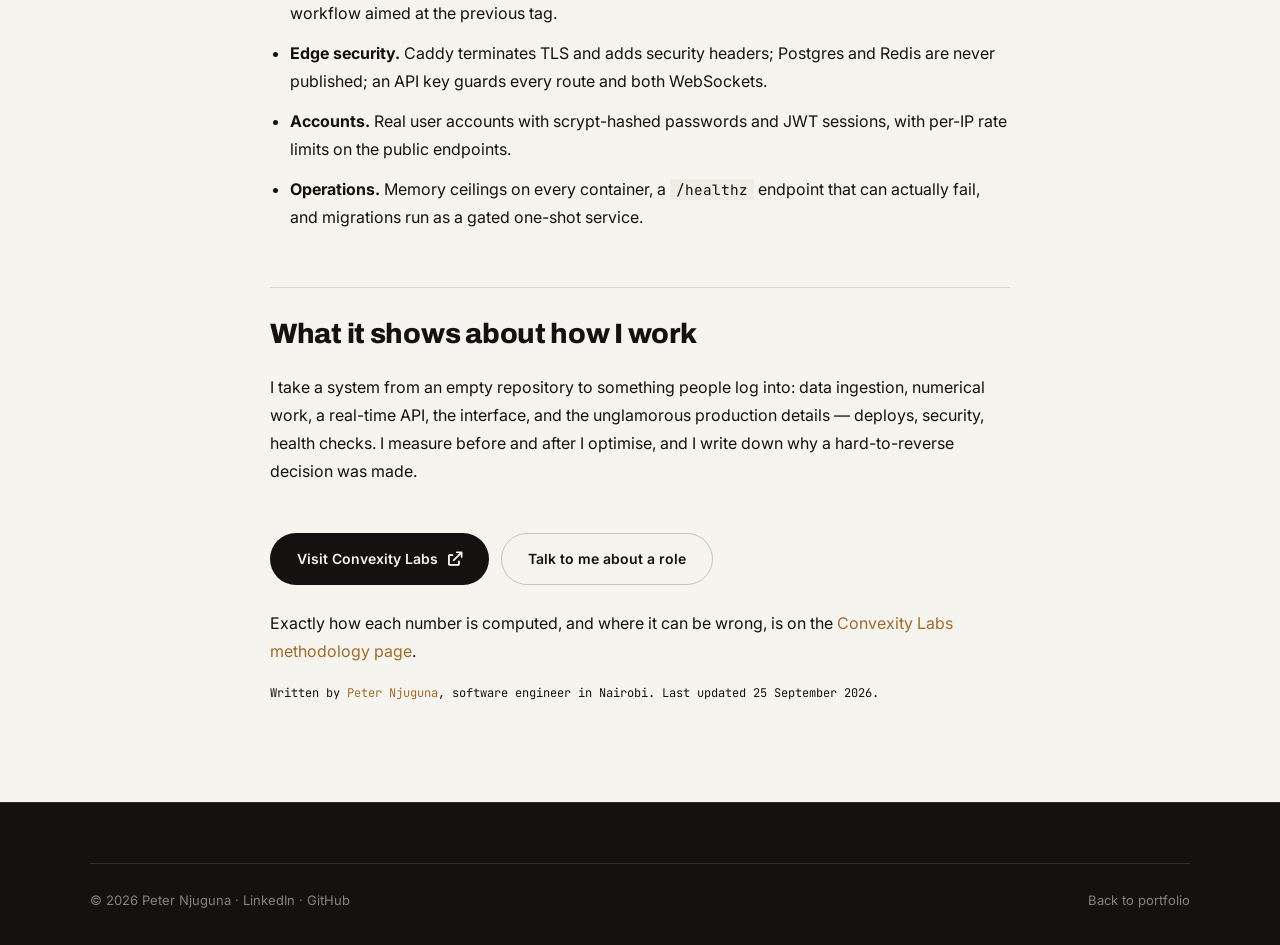
<file: convexity-labs.html>
<!DOCTYPE html>
<html lang="en">
<head>
    <meta charset="UTF-8">
    <meta name="viewport" content="width=device-width, initial-scale=1.0">
    <title>Convexity Labs case study — real-time options analytics | Peter Njuguna</title>
    <meta name="description" content="How Peter Njuguna built Convexity Labs, a real-time options analytics terminal: live Deribit and Binance feeds, dealer gamma exposure, TimescaleDB tick archive, 10–13× NumPy speedups, deployed on Oracle Cloud.">
    <meta name="author" content="Peter Njuguna">
    <meta name="robots" content="index, follow, max-image-preview:large">
    <link rel="canonical" href="https://peternjuguna.netlify.app/convexity-labs.html">

    <meta property="og:type" content="article">
    <meta property="og:site_name" content="Peter Njuguna">
    <meta property="og:url" content="https://peternjuguna.netlify.app/convexity-labs.html">
    <meta property="og:title" content="Convexity Labs — building a real-time options analytics terminal">
    <meta property="og:description" content="Live market feeds, dealer gamma exposure, a tick-level archive and 10–13× NumPy speedups — designed, built and run solo.">
    <meta property="og:image" content="https://peternjuguna.netlify.app/assets/convexity-labs.png">
    <meta property="og:image:width" content="1200">
    <meta property="og:image:height" content="630">
    <meta name="twitter:card" content="summary_large_image">

    <script type="application/ld+json">
    {
      "@context": "https://schema.org",
      "@graph": [
        {
          "@type": "TechArticle",
          "@id": "https://peternjuguna.netlify.app/convexity-labs.html#article",
          "headline": "Convexity Labs — building a real-time options analytics terminal",
          "description": "Case study: live Deribit and Binance feeds, dealer gamma exposure, a TimescaleDB tick archive and 10–13× NumPy speedups, deployed on Oracle Cloud with CI/CD.",
          "image": "https://peternjuguna.netlify.app/assets/convexity-labs.png",
          "datePublished": "2026-09-25",
          "dateModified": "2026-09-25",
          "author": { "@type": "Person", "@id": "https://peternjuguna.netlify.app/#person", "name": "Peter Njuguna", "url": "https://peternjuguna.netlify.app/" },
          "publisher": { "@type": "Person", "@id": "https://peternjuguna.netlify.app/#person", "name": "Peter Njuguna" },
          "about": { "@type": "SoftwareApplication", "@id": "https://convexitylabs.co.ke/#app" },
          "mainEntityOfPage": "https://peternjuguna.netlify.app/convexity-labs.html",
          "keywords": "FastAPI, WebSockets, Redis, TimescaleDB, NumPy vectorisation, options analytics, gamma exposure, order flow, Docker, CI/CD, Oracle Cloud"
        },
        {
          "@type": "SoftwareApplication",
          "@id": "https://convexitylabs.co.ke/#app",
          "name": "Convexity Labs",
          "url": "https://convexitylabs.co.ke/",
          "applicationCategory": "FinanceApplication",
          "operatingSystem": "Web",
          "description": "Real-time options analytics terminal: dealer gamma exposure, footprint order flow and regime detection for BTC options.",
          "author": { "@id": "https://peternjuguna.netlify.app/#person" },
          "creator": { "@id": "https://peternjuguna.netlify.app/#person" }
        },
        {
          "@type": "BreadcrumbList",
          "itemListElement": [
            { "@type": "ListItem", "position": 1, "name": "Peter Njuguna", "item": "https://peternjuguna.netlify.app/" },
            { "@type": "ListItem", "position": 2, "name": "Convexity Labs case study", "item": "https://peternjuguna.netlify.app/convexity-labs.html" }
          ]
        }
      ]
    }
    </script>

    <link rel="icon" type="image/svg+xml" href="/favicon.svg">
    <link rel="stylesheet" href="styles.css">
    <link rel="preconnect" href="https://fonts.googleapis.com">
    <link rel="preconnect" href="https://fonts.gstatic.com" crossorigin>
    <link href="https://fonts.googleapis.com/css2?family=Archivo:wght@400;500;600;700;800;900&family=Inter:wght@400;500;600&family=JetBrains+Mono:wght@400;500;600&display=swap" rel="stylesheet">
    <link href="https://cdnjs.cloudflare.com/ajax/libs/font-awesome/6.0.0/css/all.min.css" rel="stylesheet">
</head>
<body>
    <header id="header" class="header scrolled">
        <div class="container">
            <nav class="nav">
                <a href="./" class="logo">PETER NJUGUNA<span class="dot">.</span></a>
                <div class="nav-links">
                    <a href="./#projects" class="nav-link">Work</a>
                    <a href="./#faq" class="nav-link">Questions</a>
                    <a href="./#contact" class="nav-link nav-cta">Contact</a>
                </div>
            </nav>
        </div>
    </header>

    <main id="main" class="case">
        <article class="container case-body">
            <nav class="crumbs" aria-label="Breadcrumb"><a href="./">Peter Njuguna</a> / <span>Case study</span></nav>

            <span class="eyebrow">Case study · Founder &amp; sole engineer · March 2026 – present</span>
            <h1 class="case-title">Convexity Labs — a real-time options analytics terminal</h1>
            <p class="case-lede">
                Convexity Labs shows options traders where dealers are positioned, in real time. I designed, built
                and run it alone: live market feeds in, gamma-exposure and order-flow analytics out, every trade
                archived — deployed on Oracle Cloud and live at
                <a href="https://convexitylabs.co.ke/" target="_blank" rel="noopener noreferrer">convexitylabs.co.ke</a>.
            </p>

            <figure class="case-figure">
                <img src="assets/convexity-labs.png" width="1200" height="630"
                     alt="Convexity Labs landing page: 'Trade with the Dealer's Edge' — real-time gamma intelligence">
                <figcaption>The public landing page. The terminal itself sits behind sign-in.</figcaption>
            </figure>

            <dl class="case-facts">
                <div><dt>Role</dt><dd>Founder, sole engineer</dd></div>
                <div><dt>Stack</dt><dd>Python · FastAPI · NumPy · Polars · Redis · PostgreSQL / TimescaleDB · React · Docker</dd></div>
                <div><dt>Data</dt><dd>Deribit options chain · Binance L2 order book and trade stream</dd></div>
                <div><dt>Runs on</dt><dd>Oracle Cloud Infrastructure (ARM) · tag-gated CI/CD</dd></div>
            </dl>

            <h2>The problem</h2>
            <p>
                Market makers who sell options hedge by trading the underlying, and how much they must hedge depends on
                their <strong>gamma exposure (GEX)</strong>. Where that exposure flips sign, price tends to either
                pin or accelerate. The inputs are public — the whole options chain and the live order book — but turning
                them into a view a trader can act on means recomputing Greeks across hundreds of contracts every few
                seconds and streaming the result without lag.
            </p>

            <h2>What it does</h2>
            <ul class="case-list">
                <li><strong>Dealer positioning.</strong> Gamma exposure by strike, the gamma-flip level, vanna and charm, and dealer hedge levels, recomputed as the chain updates.</li>
                <li><strong>Volatility surface.</strong> Implied volatility priced on Black-76 forward pricing, with skew analytics across expiries.</li>
                <li><strong>Order flow.</strong> Level-2 order book, cumulative volume delta (CVD) and footprint candles built from Binance's aggregate-trade stream, shown as a depth ladder and book heatmap.</li>
                <li><strong>Regime detection.</strong> Pin score, breakout probability and regime strength, surfaced on the trading desk.</li>
                <li><strong>History.</strong> A tick-level trade tape, open-interest changes and every option trade with its taker side — a strong proxy for which side dealers took — archived to TimescaleDB for replay and research.</li>
            </ul>

            <h2>How it's built</h2>
            <p>
                Ingestion runs as separate processes — one for Deribit, one for Binance — that publish into Redis. A
                FastAPI service computes the analytics and broadcasts them to the browser over WebSockets, using a
                binary stream for order flow. A separate worker writes history to TimescaleDB through a write queue,
                so a slow disk never stalls the live feed. The front end is React with Zustand state and dockable
                panels that remember each trader's layout.
            </p>
            <p>
                A backtest harness replays the archive with <strong>structural lookahead prevention</strong>: a
                strategy can only see data stamped before the moment it is deciding on, enforced by the replay engine
                rather than left to the strategy's author.
            </p>

            <h2>Making it fast</h2>
            <p>
                The first version of the analytics pipeline was plain Python loops. I rewrote the hot paths as
                vectorised NumPy — broadcasting whole scans at once and aggregating with <code>np.add.at</code> —
                and measured each change:
            </p>
            <div class="table-wrap">
                <table class="case-table">
                    <thead><tr><th scope="col">Calculation</th><th scope="col">Before</th><th scope="col">After</th><th scope="col">Speedup</th></tr></thead>
                    <tbody>
                        <tr><td>Gamma-flip finder (500-point scan × 735 contracts, one broadcast)</td><td>2,895 ms</td><td>288 ms</td><td>10×</td></tr>
                        <tr><td>Gamma exposure aggregated by strike</td><td>5.34 ms</td><td>0.41 ms</td><td>13×</td></tr>
                        <tr><td>Flip-finder normal-PDF step (SciPy replaced, scan reduced)</td><td>254 ms</td><td>30 ms</td><td>8×</td></tr>
                        <tr><td>GEX slope (two scalar passes → one vectorised pass)</td><td>7.8 ms</td><td>2.4 ms</td><td>3×</td></tr>
                    </tbody>
                </table>
            </div>

            <h2>Running it in production</h2>
            <ul class="case-list">
                <li><strong>Deploys on a tag, not a merge.</strong> A self-hosted GitHub Actions runner on the production box builds native ARM images and deploys when a release tag is pushed; rollback is the same workflow aimed at the previous tag.</li>
                <li><strong>Edge security.</strong> Caddy terminates TLS and adds security headers; Postgres and Redis are never published; an API key guards every route and both WebSockets.</li>
                <li><strong>Accounts.</strong> Real user accounts with scrypt-hashed passwords and JWT sessions, with per-IP rate limits on the public endpoints.</li>
                <li><strong>Operations.</strong> Memory ceilings on every container, a <code>/healthz</code> endpoint that can actually fail, and migrations run as a gated one-shot service.</li>
            </ul>

            <h2>What it shows about how I work</h2>
            <p>
                I take a system from an empty repository to something people log into: data ingestion, numerical
                work, a real-time API, the interface, and the unglamorous production details — deploys, security,
                health checks. I measure before and after I optimise, and I write down why a hard-to-reverse
                decision was made.
            </p>

            <div class="case-cta">
                <a href="https://convexitylabs.co.ke/" class="btn btn-primary" target="_blank" rel="noopener noreferrer">Visit Convexity Labs <i class="fas fa-arrow-up-right-from-square"></i></a>
                <a href="./#contact" class="btn btn-ghost">Talk to me about a role</a>
            </div>

            <p>
                Exactly how each number is computed, and where it can be wrong, is on the
                <a href="https://convexitylabs.co.ke/methodology/">Convexity Labs methodology page</a>.
            </p>

            <p class="case-meta">Written by <a href="./">Peter Njuguna</a>, software engineer in Nairobi. Last updated 25 September 2026.</p>
        </article>
    </main>

    <footer class="footer">
        <div class="container">
            <div class="footer-bottom">
                <p>&copy; 2026 Peter Njuguna · <a href="https://www.linkedin.com/in/peter-njuguna-/" target="_blank" rel="noopener noreferrer">LinkedIn</a> · <a href="https://github.com/ByteCortex00" target="_blank" rel="noopener noreferrer">GitHub</a></p>
                <p><a href="./">Back to portfolio</a></p>
            </div>
        </div>
    </footer>
</body>
</html>
</file>
<file: styles.css>
/* =========================================================
   Peter Njuguna — Portfolio  (Editorial Minimal / "1c")
   ========================================================= */

:root {
    --bg: #f6f4ef;
    --bg-2: #efece4;
    --ink: #141210;
    --muted: #5c574e;
    --muted-2: #7a7468;
    --accent: #a06a2c;
    --line: #dcd7cc;
    --line-strong: #c9c3b6;
    --white: #fffdf9;
    --max: 1180px;
    --mono: 'JetBrains Mono', ui-monospace, monospace;
    --display: 'Archivo', system-ui, sans-serif;
    --body: 'Inter', system-ui, sans-serif;
}

* { margin: 0; padding: 0; box-sizing: border-box; }

html { scroll-behavior: smooth; }

body {
    font-family: var(--body);
    background: var(--bg);
    color: var(--ink);
    line-height: 1.6;
    overflow-x: hidden;
    -webkit-font-smoothing: antialiased;
}

.container {
    max-width: var(--max);
    margin: 0 auto;
    padding: 0 40px;
}

a { color: inherit; text-decoration: none; }

.eyebrow {
    font-family: var(--body);
    font-size: 12px;
    font-weight: 500;
    letter-spacing: 0.14em;
    text-transform: uppercase;
    color: var(--accent);
}

.num {
    font-family: var(--mono);
    font-size: 13px;
    font-weight: 500;
    color: var(--accent);
}

/* ---------- Buttons ---------- */
.btn {
    display: inline-flex;
    align-items: center;
    gap: 10px;
    font-family: var(--body);
    font-size: 14px;
    font-weight: 600;
    padding: 14px 26px;
    border-radius: 100px;
    border: 1.5px solid transparent;
    cursor: pointer;
    transition: transform .25s ease, background .25s ease, color .25s ease, border-color .25s ease;
}
.btn-primary { background: var(--ink); color: var(--bg); }
.btn-primary:hover { transform: translateY(-2px); background: var(--accent); }
.btn-ghost { background: transparent; color: var(--ink); border-color: var(--line-strong); }
.btn-ghost:hover { transform: translateY(-2px); border-color: var(--ink); }

/* ---------- Header ---------- */
.header {
    position: fixed;
    top: 0; left: 0;
    width: 100%;
    z-index: 1000;
    padding: 22px 0;
    transition: background .3s ease, box-shadow .3s ease, padding .3s ease;
}
.header.scrolled {
    background: rgba(246,244,239,0.9);
    backdrop-filter: blur(12px);
    box-shadow: 0 1px 0 var(--line);
    padding: 14px 0;
}
.nav { display: flex; justify-content: space-between; align-items: center; }
.logo {
    font-family: var(--display);
    font-weight: 800;
    font-size: 15px;
    letter-spacing: 0.02em;
}
.logo .dot { color: var(--accent); }
.nav-links { display: flex; gap: 30px; }
.nav-link {
    font-size: 13px;
    font-weight: 500;
    color: var(--ink);
    letter-spacing: 0.02em;
    position: relative;
    padding-bottom: 3px;
    transition: color .2s ease;
}
.nav-link::after {
    content: '';
    position: absolute;
    left: 0; bottom: 0;
    width: 0; height: 1.5px;
    background: var(--ink);
    transition: width .25s ease;
}
.nav-link:hover::after { width: 100%; }
.nav-cta { color: var(--accent); }

.mobile-menu-btn {
    display: none;
    background: none; border: none;
    font-size: 22px; cursor: pointer; color: var(--ink);
}
.mobile-nav {
    display: none;
    flex-direction: column;
    background: var(--white);
    border: 1px solid var(--line);
    border-radius: 12px;
    margin-top: 16px;
    padding: 10px 18px;
}
.mobile-nav.active { display: flex; }
.mobile-nav-link {
    padding: 12px 0;
    border-bottom: 1px solid var(--line);
    font-size: 15px;
}
.mobile-nav-link:last-child { border-bottom: none; }

/* ---------- Hero ---------- */
.hero {
    padding: 180px 0 90px;
    position: relative;
    overflow: hidden;
}
.hero-eyebrow-row {
    display: flex; align-items: center; gap: 14px;
    margin-bottom: 26px;
}
.avail {
    display: inline-flex; align-items: center; gap: 8px;
    font-family: var(--mono);
    font-size: 11px;
    color: var(--muted);
    padding: 5px 12px;
    border: 1px solid var(--line-strong);
    border-radius: 100px;
}
.avail .pulse {
    width: 7px; height: 7px; border-radius: 50%;
    background: #4a9d5b;
    box-shadow: 0 0 0 0 rgba(74,157,91,.5);
    animation: pulse-dot 2.2s infinite;
}
@keyframes pulse-dot {
    0% { box-shadow: 0 0 0 0 rgba(74,157,91,.5); }
    70% { box-shadow: 0 0 0 8px rgba(74,157,91,0); }
    100% { box-shadow: 0 0 0 0 rgba(74,157,91,0); }
}
.hero-title {
    font-family: var(--display);
    font-weight: 800;
    font-size: clamp(44px, 8vw, 92px);
    line-height: 0.96;
    letter-spacing: -0.035em;
    color: var(--ink);
    text-wrap: balance;
    margin-bottom: 30px;
}
.hero-title .line-accent { color: var(--accent); }
.hero-role {
    font-family: var(--mono);
    font-size: 15px;
    color: var(--muted);
    margin-bottom: 26px;
    min-height: 24px;
}
.hero-role .cursor { color: var(--accent); animation: blink 1s steps(1) infinite; }
@keyframes blink { 0%,50% { opacity: 1; } 51%,100% { opacity: 0; } }
.hero-desc {
    font-size: 18px;
    line-height: 1.65;
    color: var(--muted);
    max-width: 540px;
    margin-bottom: 38px;
}
.hero-actions { display: flex; gap: 14px; flex-wrap: wrap; align-items: center; }
.hero-socials { display: flex; gap: 8px; margin-left: 8px; }
.social-link {
    width: 44px; height: 44px;
    display: flex; align-items: center; justify-content: center;
    border: 1px solid var(--line-strong);
    border-radius: 50%;
    color: var(--ink);
    font-size: 16px;
    transition: transform .25s ease, background .25s ease, color .25s ease, border-color .25s ease;
}
.social-link:hover { transform: translateY(-3px); background: var(--ink); color: var(--bg); border-color: var(--ink); }

/* ---------- Section scaffold ---------- */
.section { padding: 100px 0; }
.section-head {
    display: flex;
    align-items: flex-end;
    justify-content: space-between;
    gap: 24px;
    margin-bottom: 56px;
    border-top: 1px solid var(--line);
    padding-top: 26px;
}
.section-head .head-left { display: flex; align-items: baseline; gap: 16px; }
.section-title {
    font-family: var(--display);
    font-weight: 800;
    font-size: clamp(30px, 4.4vw, 46px);
    letter-spacing: -0.03em;
    line-height: 1;
}
.section-subtitle {
    font-size: 15px;
    color: var(--muted);
    max-width: 380px;
    line-height: 1.6;
}

/* ---------- Services index ---------- */
.services { background: var(--bg); }
.services-grid {
    display: grid;
    grid-template-columns: 1fr 1fr;
    border-top: 1px solid var(--line);
    border-left: 1px solid var(--line);
}
.service {
    padding: 34px 34px 40px;
    border-right: 1px solid var(--line);
    border-bottom: 1px solid var(--line);
    display: flex;
    gap: 20px;
    transition: background .3s ease;
}
.service:hover { background: var(--white); }
.service .num { flex: none; padding-top: 4px; }
.service h3 {
    font-family: var(--display);
    font-weight: 700;
    font-size: 21px;
    letter-spacing: -0.01em;
    margin-bottom: 10px;
}
.service p { font-size: 14px; color: var(--muted); line-height: 1.65; margin-bottom: 14px; }
.service .service-tech {
    font-family: var(--mono);
    font-size: 11.5px;
    color: var(--muted-2);
    letter-spacing: 0.02em;
}

/* ---------- About ---------- */
.about-grid {
    display: grid;
    grid-template-columns: 1.2fr 1fr;
    gap: 70px;
    align-items: start;
}
.about-story p { color: var(--muted); margin-bottom: 20px; font-size: 16px; line-height: 1.75; }
.about-story strong { color: var(--ink); font-weight: 600; }
.stats {
    display: grid;
    grid-template-columns: 1fr 1fr;
    border-top: 1px solid var(--line);
    border-left: 1px solid var(--line);
}
.stat {
    padding: 26px 24px;
    border-right: 1px solid var(--line);
    border-bottom: 1px solid var(--line);
}
.stat-number {
    font-family: var(--display);
    font-weight: 800;
    font-size: 40px;
    letter-spacing: -0.02em;
    line-height: 1;
    color: var(--ink);
}
.stat-number .suffix { color: var(--accent); }
.stat-label { font-size: 12.5px; color: var(--muted-2); margin-top: 8px; }

/* ---------- Skills ---------- */
.skills { background: var(--bg-2); }
.skills-grid {
    display: grid;
    grid-template-columns: repeat(3, 1fr);
    gap: 40px;
    margin-bottom: 70px;
}
.skill-category h3 {
    font-family: var(--display);
    font-weight: 700;
    font-size: 18px;
    margin-bottom: 26px;
    padding-bottom: 14px;
    border-bottom: 1px solid var(--line-strong);
}
.skill-item { margin-bottom: 22px; }
.skill-info {
    display: flex; justify-content: space-between; align-items: baseline;
    margin-bottom: 9px;
}
.skill-info .skill-name { font-weight: 500; font-size: 14px; color: var(--ink); }
.skill-info .skill-pct { font-family: var(--mono); font-size: 12px; color: var(--muted-2); }
.skill-bar { height: 3px; background: var(--line-strong); overflow: hidden; }
.skill-progress { height: 100%; background: var(--ink); width: 0; transition: width 1.4s cubic-bezier(.2,.7,.2,1); }

.tech-stack { border-top: 1px solid var(--line); padding-top: 40px; }
.tech-stack h3 {
    font-family: var(--body);
    font-size: 12px; font-weight: 500;
    letter-spacing: 0.14em; text-transform: uppercase;
    color: var(--muted-2);
    margin-bottom: 24px;
}
.tech-tags { display: flex; flex-wrap: wrap; gap: 10px; }
.tech-tag {
    font-family: var(--mono);
    font-size: 12.5px;
    padding: 8px 16px;
    border: 1px solid var(--line-strong);
    border-radius: 100px;
    color: var(--ink);
    transition: background .25s ease, color .25s ease, border-color .25s ease;
}
.tech-tag:hover { background: var(--ink); color: var(--bg); border-color: var(--ink); }

/* ---------- Projects ---------- */
.project-filters {
    display: flex;
    gap: 4px;
    margin-bottom: 40px;
    flex-wrap: wrap;
}
.filter-btn {
    font-family: var(--body);
    font-size: 13px;
    font-weight: 500;
    color: var(--muted-2);
    background: none;
    border: none;
    padding: 8px 16px;
    border-radius: 100px;
    cursor: pointer;
    transition: color .2s ease, background .2s ease;
}
.filter-btn:hover { color: var(--ink); }
.filter-btn.active { color: var(--bg); background: var(--ink); }

.projects-grid {
    display: grid;
    grid-template-columns: repeat(3, 1fr);
    gap: 28px;
}
.project-card {
    background: var(--white);
    border: 1px solid var(--line);
    border-radius: 4px;
    overflow: hidden;
    transition: transform .35s ease, box-shadow .35s ease, border-color .35s ease;
    display: flex; flex-direction: column;
}
.project-card:hover {
    transform: translateY(-6px);
    box-shadow: 0 18px 40px rgba(20,18,16,0.10);
    border-color: var(--line-strong);
}
.project-card.hidden { display: none; }
.project-image {
    position: relative;
    overflow: hidden;
    aspect-ratio: 4 / 3;
    background: var(--bg-2);
}
.project-image img {
    width: 100%; height: 100%;
    object-fit: cover;
    filter: grayscale(1) contrast(1.02);
    transition: transform .5s ease, filter .5s ease;
}
.project-card:hover .project-image img { transform: scale(1.05); filter: grayscale(0); }
/* Typographic tile for work whose source and screenshots are private. */
.project-mark {
    position: absolute; inset: 0;
    display: flex; align-items: center; justify-content: center;
    font-family: var(--display); font-weight: 900;
    font-size: clamp(40px, 7vw, 72px); letter-spacing: -0.02em;
    color: var(--line-strong);
    transition: color .5s ease, transform .5s ease;
}
.project-card:hover .project-mark { color: var(--accent); transform: scale(1.05); }
.project-index {
    position: absolute; top: 14px; left: 14px;
    font-family: var(--mono); font-size: 12px;
    color: var(--white);
    mix-blend-mode: difference;
}
.project-overlay {
    position: absolute; top: 14px; right: 14px;
    display: flex; gap: 8px;
    opacity: 0; transform: translateY(-4px);
    transition: opacity .3s ease, transform .3s ease;
}
.project-card:hover .project-overlay { opacity: 1; transform: translateY(0); }
.project-link {
    width: 36px; height: 36px;
    background: var(--bg);
    border-radius: 50%;
    display: flex; align-items: center; justify-content: center;
    color: var(--ink); font-size: 14px;
    transition: background .2s ease, color .2s ease;
}
.project-link:hover { background: var(--ink); color: var(--bg); }
.project-content { padding: 22px 22px 24px; display: flex; flex-direction: column; flex: 1; }
.project-cat {
    font-family: var(--mono);
    font-size: 11px;
    color: var(--accent);
    letter-spacing: 0.04em;
    margin-bottom: 10px;
}
.project-content h3 {
    font-family: var(--display);
    font-weight: 700;
    font-size: 18px;
    letter-spacing: -0.01em;
    margin-bottom: 10px;
}
.project-content p { font-size: 13.5px; color: var(--muted); line-height: 1.6; margin-bottom: 18px; flex: 1; }
.project-tech { display: flex; flex-wrap: wrap; gap: 6px; }
.project-tech span {
    font-family: var(--mono);
    font-size: 10.5px;
    color: var(--muted-2);
    padding: 3px 9px;
    border: 1px solid var(--line);
    border-radius: 100px;
}

/* ---------- Contact ---------- */
.contact { background: var(--ink); color: var(--bg); }
.contact .section-head { border-top-color: rgba(255,255,255,0.12); }
.contact .section-title { color: var(--white); }
.contact .section-subtitle { color: rgba(246,244,239,0.6); }
.contact-grid {
    display: grid;
    grid-template-columns: 1fr 1.1fr;
    gap: 70px;
    align-items: start;
}
.contact-info h3 {
    font-family: var(--display);
    font-weight: 700;
    font-size: 22px;
    margin-bottom: 16px;
    color: var(--white);
}
.contact-info > p { color: rgba(246,244,239,0.6); line-height: 1.75; margin-bottom: 34px; max-width: 420px; }
.contact-details { display: flex; flex-direction: column; }
.contact-item {
    display: flex; align-items: center; gap: 18px;
    padding: 20px 0;
    border-top: 1px solid rgba(255,255,255,0.12);
}
.contact-item:last-child { border-bottom: 1px solid rgba(255,255,255,0.12); }
.contact-icon {
    width: 42px; height: 42px; flex: none;
    border: 1px solid rgba(255,255,255,0.2);
    border-radius: 50%;
    display: flex; align-items: center; justify-content: center;
    color: var(--accent); font-size: 16px;
}
.contact-item h4 {
    font-family: var(--mono);
    font-size: 11px; font-weight: 500;
    letter-spacing: 0.08em; text-transform: uppercase;
    color: rgba(246,244,239,0.5);
    margin-bottom: 4px;
}
.contact-item p { color: var(--white); font-size: 15px; }

.why-work { margin-top: 34px; }
.why-work h4 {
    font-family: var(--mono);
    font-size: 11px; font-weight: 500;
    letter-spacing: 0.08em; text-transform: uppercase;
    color: rgba(246,244,239,0.5);
    margin-bottom: 16px;
}
.why-work ul { list-style: none; display: grid; gap: 10px; }
.why-work li { color: rgba(246,244,239,0.8); font-size: 14px; display: flex; gap: 10px; align-items: center; }
.why-work li::before { content: '—'; color: var(--accent); }

.contact-form-container {
    background: rgba(255,255,255,0.03);
    border: 1px solid rgba(255,255,255,0.12);
    border-radius: 8px;
    padding: 40px;
}
.contact-form h3 {
    font-family: var(--display);
    font-weight: 700;
    font-size: 22px;
    color: var(--white);
    margin-bottom: 28px;
}
.form-row { display: grid; grid-template-columns: 1fr 1fr; gap: 18px; }
.form-group { margin-bottom: 20px; }
.form-group label {
    display: block;
    font-family: var(--mono);
    font-size: 11px;
    letter-spacing: 0.06em;
    text-transform: uppercase;
    color: rgba(246,244,239,0.5);
    margin-bottom: 8px;
}
.form-group input,
.form-group textarea {
    width: 100%;
    background: rgba(255,255,255,0.04);
    border: 1px solid rgba(255,255,255,0.14);
    border-radius: 6px;
    padding: 13px 15px;
    color: var(--white);
    font-family: var(--body);
    font-size: 15px;
    transition: border-color .25s ease, background .25s ease;
}
.form-group input::placeholder,
.form-group textarea::placeholder { color: rgba(246,244,239,0.3); }
.form-group input:focus,
.form-group textarea:focus {
    outline: none;
    border-color: var(--accent);
    background: rgba(255,255,255,0.06);
}
.form-group textarea { resize: vertical; min-height: 120px; }
.contact-form .btn-primary { background: var(--bg); color: var(--ink); width: 100%; justify-content: center; }
.contact-form .btn-primary:hover { background: var(--accent); color: var(--bg); }

/* ---------- Footer ---------- */
.footer { background: var(--ink); color: var(--bg); padding: 60px 0 34px; border-top: 1px solid rgba(255,255,255,0.12); }
.footer-content { display: flex; justify-content: space-between; gap: 40px; flex-wrap: wrap; margin-bottom: 44px; }
.footer-brand { max-width: 360px; }
.footer-brand .logo { font-size: 20px; margin-bottom: 16px; display: inline-block; color: var(--white); }
.footer-brand p { color: rgba(246,244,239,0.55); line-height: 1.7; margin-bottom: 22px; font-size: 14px; }
.footer-brand .social-link { border-color: rgba(255,255,255,0.2); color: var(--bg); }
.footer-brand .social-link:hover { background: var(--bg); color: var(--ink); border-color: var(--bg); }
.footer-links { display: flex; gap: 64px; }
.footer-column h4 {
    font-family: var(--mono);
    font-size: 11px; font-weight: 500;
    letter-spacing: 0.08em; text-transform: uppercase;
    color: rgba(246,244,239,0.5);
    margin-bottom: 18px;
}
.footer-column ul { list-style: none; display: grid; gap: 11px; }
.footer-column li, .footer-column a { color: rgba(246,244,239,0.8); font-size: 14px; transition: color .2s ease; }
.footer-column a:hover { color: var(--accent); }
.footer-bottom {
    border-top: 1px solid rgba(255,255,255,0.12);
    padding-top: 26px;
    display: flex; justify-content: space-between; align-items: center; gap: 12px; flex-wrap: wrap;
    font-size: 13px;
    color: rgba(246,244,239,0.5);
}
.footer-bottom i { color: var(--accent); }

/* ---------- Reveal animation ---------- */
.reveal { opacity: 0; transform: translateY(24px); transition: opacity .7s ease, transform .7s ease; }
.reveal.visible { opacity: 1; transform: translateY(0); }

.loading {
    display: inline-block;
    width: 16px; height: 16px;
    border: 2px solid rgba(20,18,16,0.25);
    border-top-color: var(--ink);
    border-radius: 50%;
    animation: spin 0.8s linear infinite;
}
@keyframes spin { to { transform: rotate(360deg); } }

/* ---------- Responsive ---------- */
/* ---------- FAQ ---------- */
.faq-list { border-top: 1px solid var(--line); }
.faq-item { border-bottom: 1px solid var(--line); }
.faq-item summary {
    list-style: none; cursor: pointer;
    display: flex; justify-content: space-between; align-items: center; gap: 24px;
    padding: 22px 0;
    font-family: var(--display); font-weight: 700; font-size: 20px; color: var(--ink);
}
.faq-item summary::-webkit-details-marker { display: none; }
.faq-item summary::after { content: '+'; font-family: var(--mono); color: var(--accent); font-size: 22px; transition: transform .3s ease; }
.faq-item[open] summary::after { transform: rotate(45deg); }
.faq-item p { margin: 0 0 24px; max-width: 760px; color: var(--muted); line-height: 1.7; }
.faq-item summary:focus-visible { outline: 2px solid var(--accent); outline-offset: 4px; }
.case-link {
    display: inline-flex; align-items: center; gap: 8px; margin-top: 16px;
    font-family: var(--mono); font-size: 13px; color: var(--accent); text-decoration: none;
    border-bottom: 1px solid currentColor; padding-bottom: 2px;
}
.case-link:hover { color: var(--ink); }

/* ---------- Case study ---------- */
.case { padding: 140px 0 80px; }
.case-body { max-width: 820px; }
.crumbs { font-family: var(--mono); font-size: 12px; color: var(--muted-2); margin-bottom: 28px; }
.crumbs a { color: var(--muted); text-decoration: none; }
.crumbs a:hover { color: var(--accent); }
.case-title {
    font-family: var(--display); font-weight: 900; letter-spacing: -0.03em;
    font-size: clamp(36px, 6vw, 64px); line-height: 1.02; margin: 16px 0 24px;
}
.case-lede { font-size: 20px; line-height: 1.6; color: var(--muted); }
.case-body a { color: var(--accent); }
.case-body p { margin: 0 0 18px; }
.case-body .btn-primary { color: var(--bg); }
.case-body .btn-ghost { color: var(--ink); }
.case-body h2 {
    font-family: var(--display); font-weight: 800; font-size: 28px; letter-spacing: -0.01em;
    margin: 56px 0 16px; padding-top: 24px; border-top: 1px solid var(--line);
}
.case-body p, .case-list li { line-height: 1.75; color: var(--ink); }
.case-body code { font-family: var(--mono); font-size: .9em; background: var(--bg-2); padding: 1px 6px; }
.case-figure { margin: 40px 0; }
.case-figure img { width: 100%; height: auto; display: block; border: 1px solid var(--line); }
.case-figure figcaption { font-family: var(--mono); font-size: 12px; color: var(--muted-2); margin-top: 10px; }
.case-facts {
    display: grid; grid-template-columns: repeat(2, 1fr); gap: 1px;
    background: var(--line); border: 1px solid var(--line); margin: 0 0 8px;
}
.case-facts div { background: var(--bg); padding: 18px 20px; }
.case-facts dt { font-family: var(--mono); font-size: 11px; letter-spacing: .08em; text-transform: uppercase; color: var(--accent); }
.case-facts dd { margin: 6px 0 0; font-size: 15px; }
.case-list { padding-left: 20px; }
.case-list li { margin-bottom: 12px; }
.table-wrap { overflow-x: auto; margin: 24px 0; }
.case-table { width: 100%; border-collapse: collapse; font-size: 15px; }
.case-table th, .case-table td { text-align: left; padding: 14px 12px; border-bottom: 1px solid var(--line); }
.case-table th { font-family: var(--mono); font-size: 11px; letter-spacing: .08em; text-transform: uppercase; color: var(--muted); }
.case-table td:nth-child(n+2) { font-family: var(--mono); white-space: nowrap; }
.case-table td:last-child { color: var(--accent); font-weight: 600; }
.case-cta { display: flex; flex-wrap: wrap; gap: 12px; margin: 48px 0 24px; }
.case-meta { font-family: var(--mono); font-size: 12px; color: var(--muted-2); }
.footer-bottom a { color: inherit; }

@media (max-width: 900px) {
    .skills-grid { grid-template-columns: 1fr; gap: 34px; }
    .projects-grid { grid-template-columns: repeat(2, 1fr); }
    .about-grid { grid-template-columns: 1fr; gap: 44px; }
    .contact-grid { grid-template-columns: 1fr; gap: 44px; }
}
@media (max-width: 768px) {
    .container { padding: 0 24px; }
    .nav-links { display: none; }
    .mobile-menu-btn { display: block; }
    .hero { padding: 140px 0 70px; }
    .services-grid { grid-template-columns: 1fr; }
    .projects-grid { grid-template-columns: 1fr; }
    .form-row { grid-template-columns: 1fr; }
    .footer-content { flex-direction: column; }
    .section-head { flex-direction: column; align-items: flex-start; }
}
@media (max-width: 480px) {
    .case-facts { grid-template-columns: 1fr; }
    .case-lede { font-size: 18px; }
    .stats { grid-template-columns: 1fr; }
    .hero-actions { flex-direction: column; align-items: flex-start; }
    .hero-socials { margin-left: 0; }
    .contact-form-container { padding: 26px; }
}
</file>
